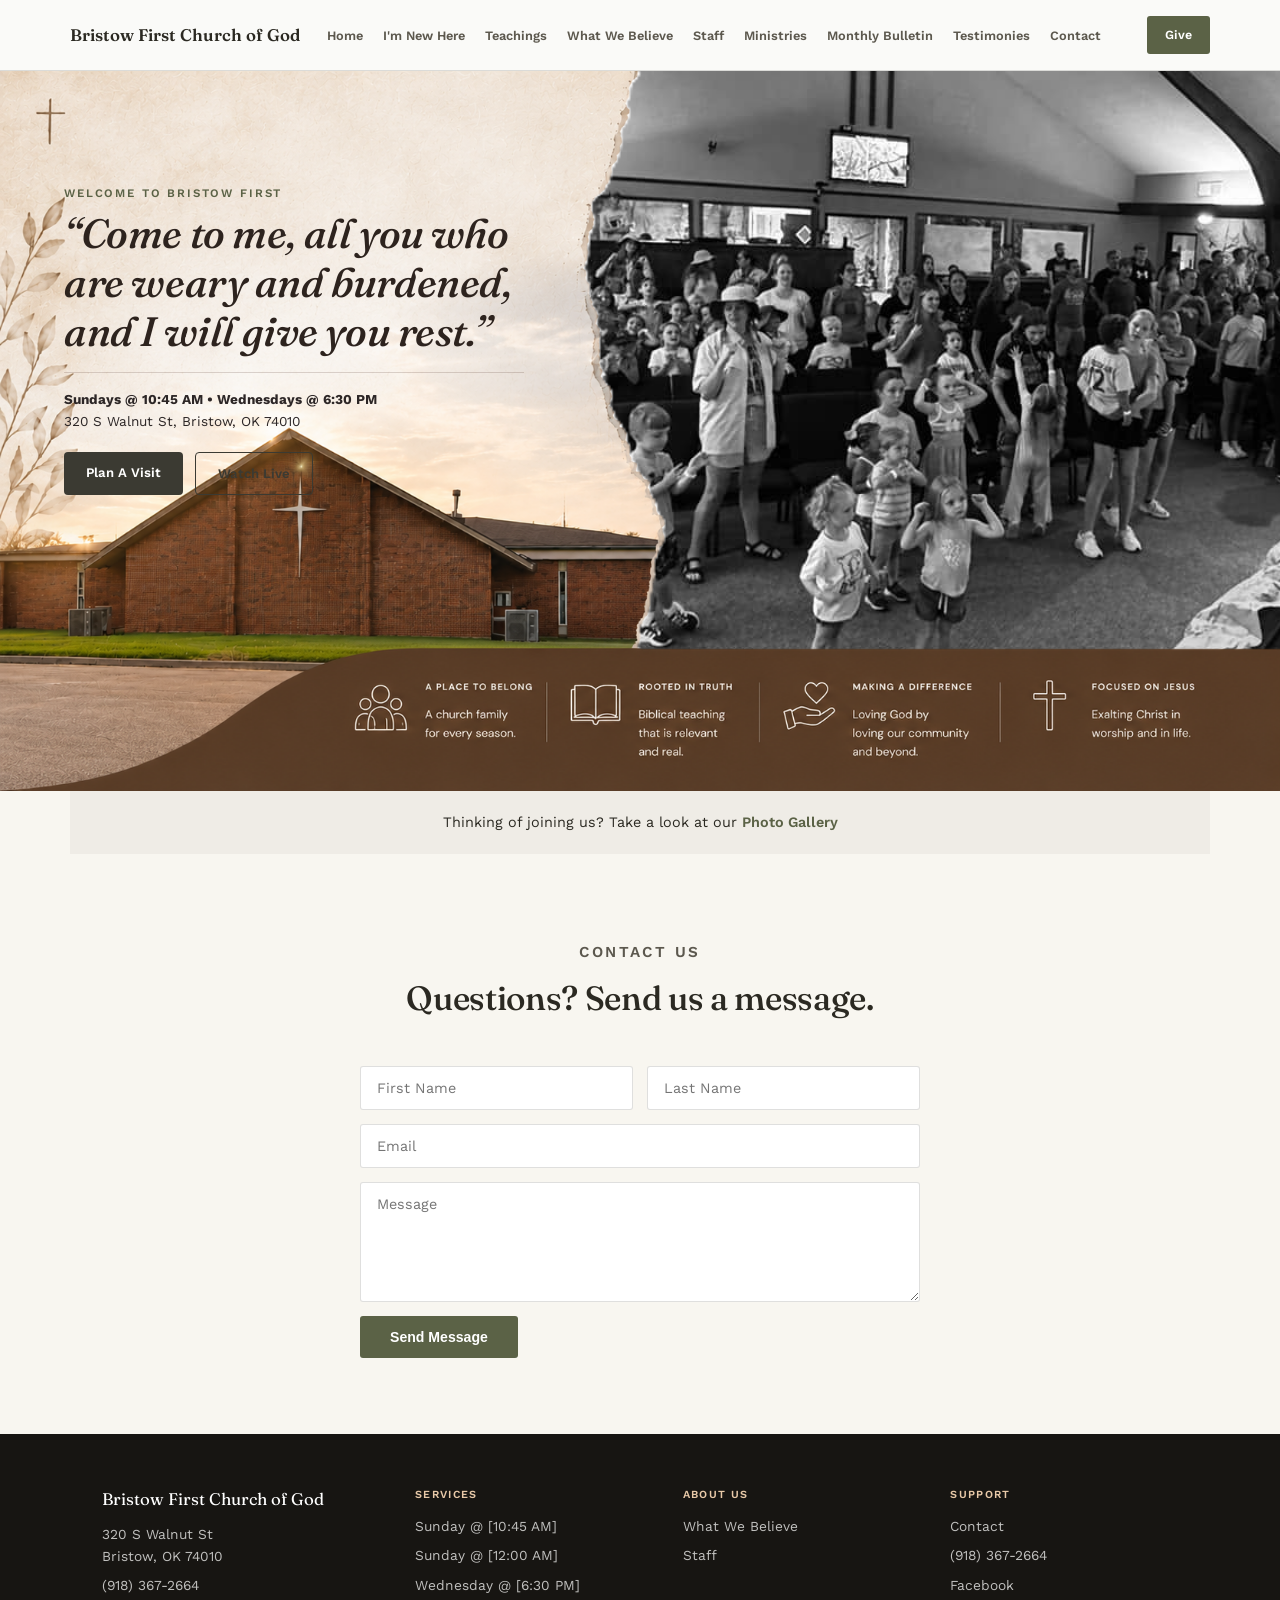
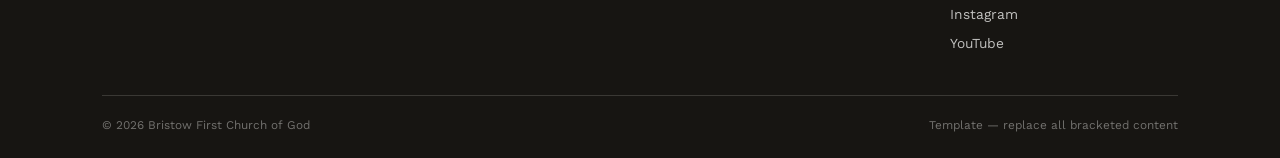
<file: index.html>
<!DOCTYPE html>
<html lang="en">
<head>
<meta charset="UTF-8">
<meta name="viewport" content="width=device-width, initial-scale=1.0">
<title>Bristow First Church of God</title>
<link rel="preconnect" href="https://fonts.googleapis.com">
<link href="https://fonts.googleapis.com/css2?family=Fraunces:ital,opsz,wght@0,9..144,300;0,9..144,400;0,9..144,500;0,9..144,600;1,9..144,400&family=Work+Sans:wght@300;400;500;600&display=swap" rel="stylesheet">
<link rel="stylesheet" href="styles.css">
</head>
<body>

<header>
  <div class="wrap nav-row">
    <a href="index.html" class="brand">Bristow First Church of God</a>
    
    <!-- Mobile Hamburger Button -->
    <button class="nav-toggle" id="navToggle" aria-label="Toggle navigation">
      <span class="icon-bar"></span>
      <span class="icon-bar"></span>
      <span class="icon-bar"></span>
    </button>

    <!-- Navigation Menu (Slides out on mobile) -->
    <nav id="navMenu">
      <div class="mobile-nav-header">
        <span class="mobile-brand">Bristow First Church of God</span>
        <button class="nav-close" id="navClose" aria-label="Close menu">&times;</button>
      </div>
      <ul>
        <li><a href="index.html">Home</a></li>
        <li><a href="new.html">I'm New Here</a></li>
        <li><a href="teachings.html">Teachings</a></li>
        <li><a href="believe.html">What We Believe</a></li>
        <li><a href="staff.html">Staff</a></li>
        <li><a href="ministries.html">Ministries</a></li>
        <li><a href="bulletin.html">Monthly Bulletin</a></li>
        <li><a href="testimonies.html">Testimonies</a></li>
        <li><a href="contact.html">Contact</a></li>
        <li><a href="give.html" class="mobile-give-link">Give</a></li>
      </ul>
    </nav>
    <a href="give.html" class="nav-give desktop-only">Give</a>
  </div>
</header>

<section class="hero-wrapper">
  <!-- Slideshow area on the right -->
  <div class="slideshow-container">
    <div class="slide active" style="background-image: url('493895457_9792569174158054_784268697321999287_n.jpg');"></div>
    <div class="slide" style="background-image: url('602387395_10163509247159706_4729197468508414885_n.jpg');"></div>
    <div class="slide" style="background-image: url('660450017_10163955212059706_357873952795767152_n.jpg');"></div>
  </div>

  <!-- Torn Paper Frame Overlay -->
  <img src="content.png" class="hero-frame-overlay" alt="Torn paper layout" />

  <!-- Content Layer -->
  <div class="hero-content">
    <div class="hero-grid">
      
      <!-- Top Left: Verse & Info (Keeps text inside the paper section) -->
      <div class="hero-text-card">
        <span class="eyebrow">WELCOME TO BRISTOW FIRST</span>
        <h1 class="hero-verse">“Come to me, all you who are weary and burdened, and I will give you rest.”</h1>
        
        <div class="hero-divider"></div>

        <p class="hero-details">
          <strong>Sundays @ 10:45 AM • Wednesdays @ 6:30 PM</strong><br>
          320 S Walnut St, Bristow, OK 74010
        </p>

        <div class="hero-cta-row">
          <a href="#visit" class="btn-solid-brown">Plan A Visit</a>
          <a href="#live" class="btn-outline-brown">Watch Live</a>
        </div>
      </div>

    </div>
  </div>
</section>

<div class="gallery-strip wrap">
  Thinking of joining us? Take a look at our <a href="#">Photo Gallery</a>
</div>

<section id="contact">
  <div class="wrap">
    <div class="section-head">
      <p class="eyebrow">Contact Us</p>
      <h2>Questions? Send us a message.</h2>
    </div>
    <form class="contact-form" id="contactForm" onsubmit="handleContactSubmit(event)">
      <div class="form-row">
        <input type="text" id="firstName" placeholder="First Name" required>
        <input type="text" id="lastName" placeholder="Last Name" required>
      </div>
      <input type="email" id="email" placeholder="Email" required>
      <textarea id="message" placeholder="Message" required></textarea>
      <button type="submit">Send Message</button>
      <div id="formFeedback" style="display:none; font-size:0.9rem; font-weight:600; padding:10px; border-radius:4px; text-align:center; margin-top:10px;"></div>
    </form>
    <script>
    function handleContactSubmit(e) {
      e.preventDefault();
      const feedback = document.getElementById('formFeedback');
      
      // Custom form processing logic (e.g., integrate with Formspree, Web3Forms, or custom API)
      feedback.style.display = 'block';
      feedback.style.background = '#d4edda';
      feedback.style.color = '#155724';
      feedback.innerText = 'Thank you! Your message has been sent successfully.';
      
      document.getElementById('contactForm').reset();
    }
    </script>
  </div>
</section>

<footer>
  <div class="wrap">
    <div class="footer-grid">
      <div>
        <div class="footer-brand">Bristow First Church of God</div>
        <p>320 S Walnut St<br>Bristow, OK 74010</p>
        <p>(918) 367-2664</p>
      </div>
      <div>
        <h5>Services</h5>
        <p>Sunday @ [10:45 AM]</p>
        <p>Sunday @ [12:00 AM]</p>
        <p>Wednesday @ [6:30 PM]</p>
      </div>
      <div>
        <h5>About Us</h5>
        <a href="#beliefs">What We Believe</a>
        <a href="#staff">Staff</a>
      </div>
      <div>
        <h5>Support</h5>
        <a href="#contact">Contact</a>
        <p>(918) 367-2664</p>
        <a href="#">Facebook</a>
        <a href="#">Instagram</a>
        <a href="#">YouTube</a>
      </div>
    </div>
    <div class="footer-bottom">
      <span>© 2026 Bristow First Church of God</span>
      <span>Template — replace all bracketed content</span>
    </div>
  </div>
</footer>
<script>
  const navToggle = document.getElementById('navToggle');
  const navClose = document.getElementById('navClose');
  const navMenu = document.getElementById('navMenu');

  if (navToggle && navMenu) {
    navToggle.addEventListener('click', () => {
      navMenu.classList.add('is-open');
      document.body.style.overflow = 'hidden'; // Prevent background scrolling
    });
  }

  if (navClose && navMenu) {
    navClose.addEventListener('click', () => {
      navMenu.classList.remove('is-open');
      document.body.style.overflow = '';
    });
  }

  document.addEventListener("DOMContentLoaded", () => {
  const slides = document.querySelectorAll(".slide");
  let currentSlide = 0;

  function nextSlide() {
    slides[currentSlide].classList.remove("active");
    currentSlide = (currentSlide + 1) % slides.length;
    slides[currentSlide].classList.add("active");
  }

  // Change image every 5 seconds
  setInterval(nextSlide, 5000);
});
</script>
</body>
</html>
</file>
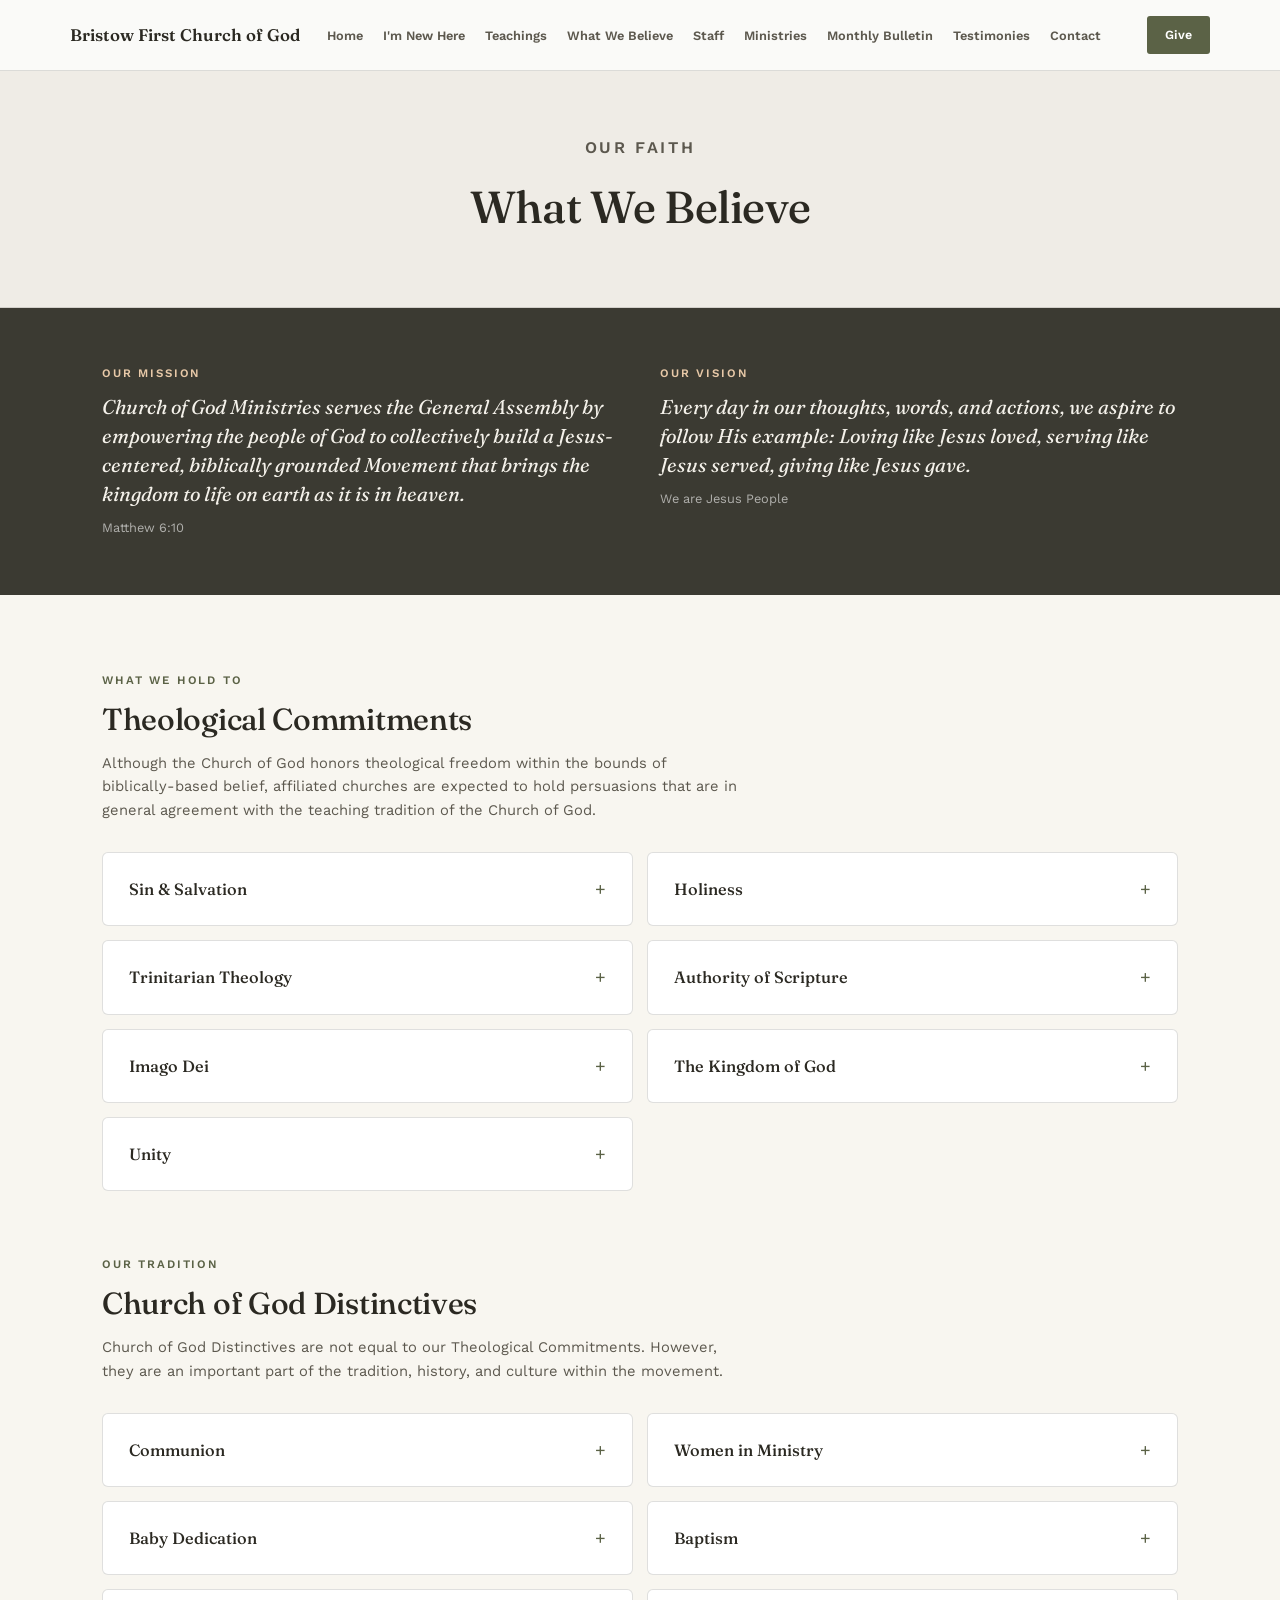
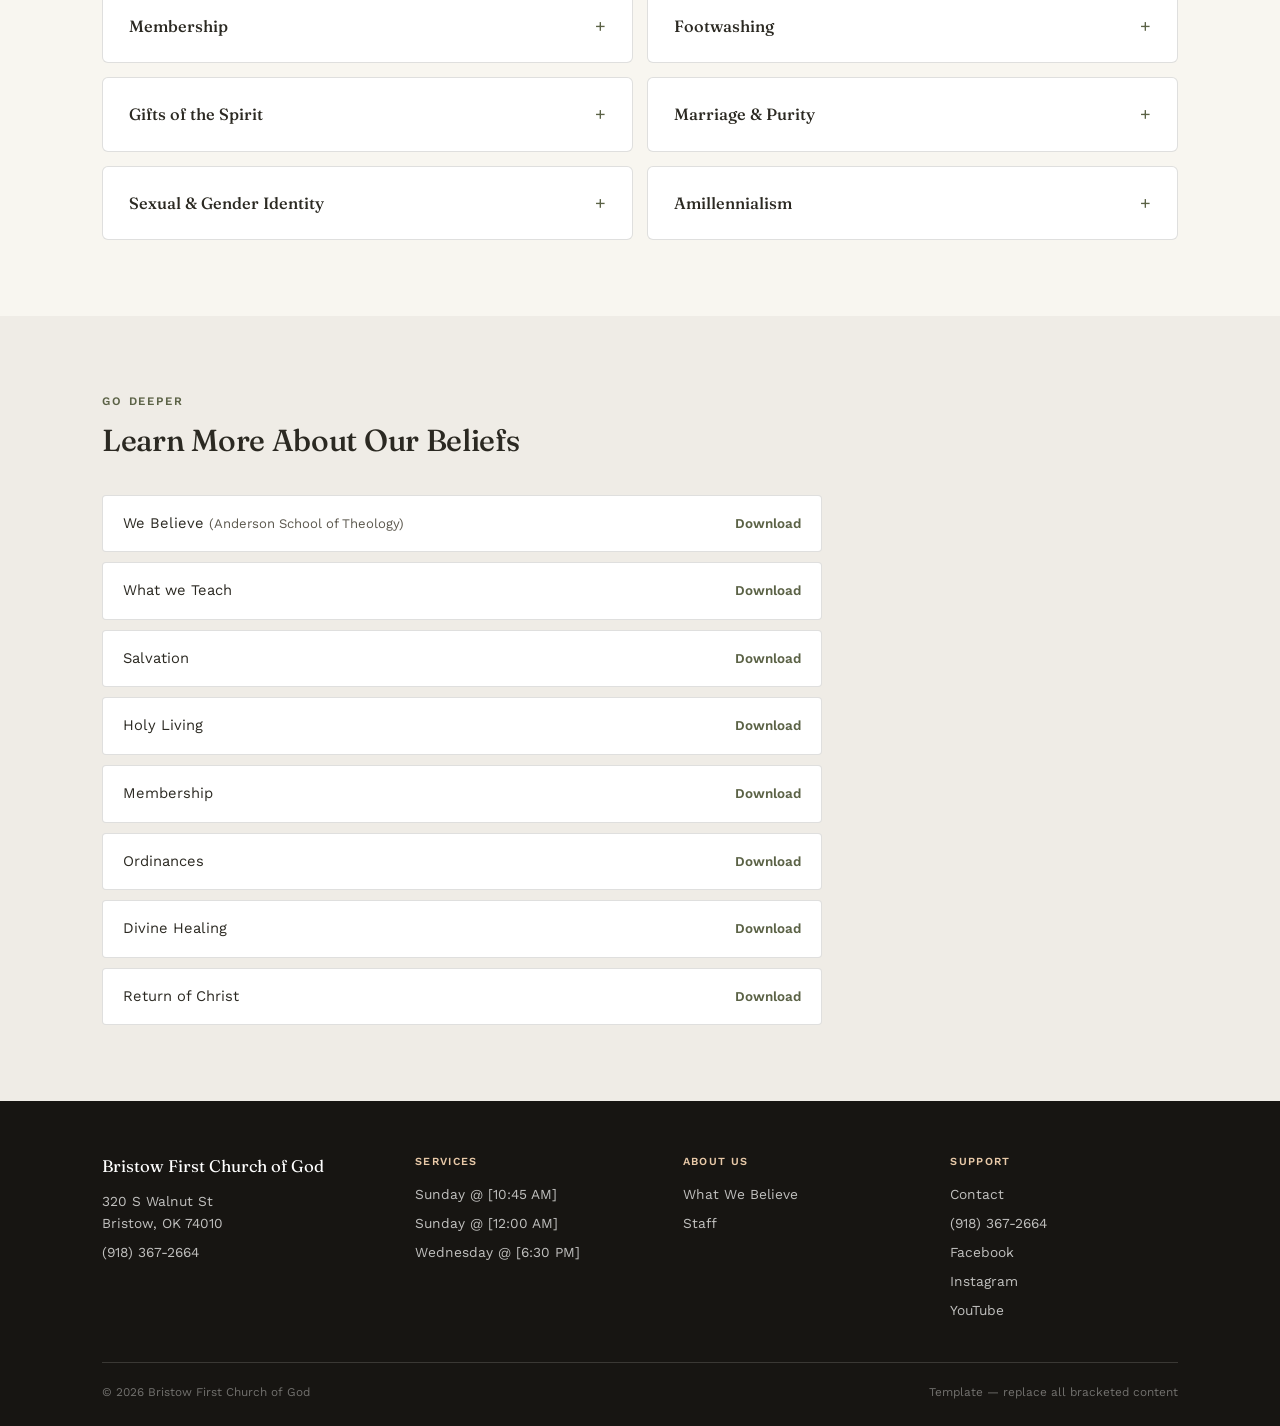
<file: believe.html>
<!DOCTYPE html>
<html lang="en">
<head>
<meta charset="UTF-8">
<meta name="viewport" content="width=device-width, initial-scale=1.0">
<title>What We Believe — Bristow First Church of God</title>
<link rel="preconnect" href="https://fonts.googleapis.com">
<link href="https://fonts.googleapis.com/css2?family=Fraunces:ital,opsz,wght@0,9..144,300;0,9..144,400;0,9..144,500;0,9..144,600;1,9..144,400&family=Work+Sans:wght@300;400;500;600&display=swap" rel="stylesheet">
<link rel="stylesheet" href="styles.css">
</head>
<body>

<header>
  <div class="wrap nav-row">
    <a href="index.html" class="brand">Bristow First Church of God</a>
    
    <!-- Mobile Hamburger Button -->
    <button class="nav-toggle" id="navToggle" aria-label="Toggle navigation">
      <span class="icon-bar"></span>
      <span class="icon-bar"></span>
      <span class="icon-bar"></span>
    </button>

    <!-- Navigation Menu (Slides out on mobile) -->
    <nav id="navMenu">
      <div class="mobile-nav-header">
        <span class="mobile-brand">Bristow First Church of God</span>
        <button class="nav-close" id="navClose" aria-label="Close menu">&times;</button>
      </div>
      <ul>
        <li><a href="index.html">Home</a></li>
        <li><a href="new.html">I'm New Here</a></li>
        <li><a href="teachings.html">Teachings</a></li>
        <li><a href="believe.html">What We Believe</a></li>
        <li><a href="staff.html">Staff</a></li>
        <li><a href="ministries.html">Ministries</a></li>
        <li><a href="bulletin.html">Monthly Bulletin</a></li>
        <li><a href="testimonies.html">Testimonies</a></li>
        <li><a href="contact.html">Contact</a></li>
        <li><a href="give.html" class="mobile-give-link">Give</a></li>
      </ul>
    </nav>
    <a href="give.html" class="nav-give desktop-only">Give</a>
  </div>
</header>

<section class="page-banner">
  <div class="wrap">
    <p class="eyebrow">Our Faith</p>
    <h1>What We Believe</h1>
  </div>
</section>

<section class="mv-band">
  <div class="wrap mv-grid">
    <div class="mv-card">
      <p class="eyebrow" style="color:#E8C9A8;">Our Mission</p>
      <p class="mv-text">Church of God Ministries serves the General Assembly by empowering the people of God to collectively build a Jesus-centered, biblically grounded Movement that brings the kingdom to life on earth as it is in heaven.</p>
      <p class="mv-ref">Matthew 6:10</p>
    </div>
    <div class="mv-card">
      <p class="eyebrow" style="color:#E8C9A8;">Our Vision</p>
      <p class="mv-text">Every day in our thoughts, words, and actions, we aspire to follow His example: Loving like Jesus loved, serving like Jesus served, giving like Jesus gave.</p>
      <p class="mv-ref">We are Jesus People</p>
    </div>
  </div>
</section>

<section>
  <div class="wrap">

    <div class="belief-section-head">
      <p class="eyebrow">What We Hold To</p>
      <h2>Theological Commitments</h2>
      <p class="belief-section-sub">Although the Church of God honors theological freedom within the bounds of biblically-based belief, affiliated churches are expected to hold persuasions that are in general agreement with the teaching tradition of the Church of God.</p>
    </div>

    <div class="commitments-grid">
      <details class="commitment-card">
        <summary><span>Sin &amp; Salvation</span></summary>
        <p>We are Wesleyan Holiness Arminian in our understanding that mankind has been endowed with free will and is responsible to participate in choosing salvation. We proclaim that Jesus died for everyone and that anyone who repents and accepts the sacrifice of Christ on the cross for the forgiveness of their sins is saved. We further believe that since we have free will to accept or reject salvation, our free will also allows us to choose to disobey and reject God’s will, thereby forfeiting salvation.</p>
      </details>
      <details class="commitment-card">
        <summary><span>Holiness</span></summary>
        <p>As Wesleyan Holiness Arminians with free(d) will, we are called to live our lives as a reflection of the Holy God who created us, the sinless Savior that died for us, and the Holy Spirit that infills us.


We believe that holiness is lived out daily and is relational and therefore informs and impacts how we treat every person. This theological commitment addresses the power to live with victory over sin. We are not still prisoners to a sinful nature, but by the strength of the Holy Spirit in our life we are able to overcome temptation and sin.</p>
      </details>
      <details class="commitment-card">
        <summary><span>Trinitarian Theology</span></summary>
        <p>Trinitarian theology strikes at the most foundational question of religion: “Who is God?” The doctrine of the Trinity means that there is one God who eternally exists as three distinct Persons:


the Father, Son, and Holy Spirit. Stated differently, God is one in essence and three in person. These definitions express three crucial truths: The Father, Son, and Holy Spirit are distinct Persons. Each Person is fully God. There is only one God.</p>
      </details>
      <details class="commitment-card">
        <summary><span>Authority of Scripture</span></summary>
        <p>The Church of God holds to the teaching that all of the Bible’s 66 books are writings by authors who were inspired by God


and that as such the Bible is the authoritative word of God that guides our daily lives and gives us understanding and godly wisdom. While some would suggest that these 66 books are simply a collection of stories of people who loved God and served Him and their interpretation of their God journey, we would declare that the messages of the Bible are inspired and trustworthy for guiding our lives.</p>
      </details>
      <details class="commitment-card">
        <summary><span>Imago Dei</span></summary>
        <p>The creation story unfolds with such a powerful display of God’s forethought in all that God created. But in one final act of sovereignty and creation the triune Godhead declares there will be one more distinct living being:


“humankind, created in our image!” From creation forward, God has had a different relationship, connection, and role with this “Imago Dei” than with any other part of His creation. Grasping this theological understanding and being committed to the implications of this truth changes how we see every other person!</p>
      </details>
      <details class="commitment-card">
        <summary><span>The Kingdom of God</span></summary>
        <p>The Kingdom of God is probably one of the most common themes discussed and preached, and one of the least truly understood or lived out fully. The Church of God has an Amillennial view of the Kingdom of God.


The King has already won the battle, on Calvary and over death and the grave, and therefore, the Kingdom is reigning here and now, and as such, Kingdom citizens fully have the power to live victoriously in Christ daily. We do not teach a future battle or that Christ will set up a throne on earth for a certain number of years. Rather, Jesus has won the battle, and His throne is in the heart of those who receive His salvation and follow Him in discipleship.</p>
      </details>
      <details class="commitment-card">
        <summary><span>Unity</span></summary>
        <p>We are called by God to live in unity with our brothers and sisters in Christ. Not culture, nor ethnicity, gender, or age should separate us or prevent us from being fully embraced by one another


and allowing every person to fully utilize the gifts and callings that God has invested in them. </p>
      </details>
    </div>

    <div class="belief-section-head" style="margin-top:64px;">
      <p class="eyebrow">Our Tradition</p>
      <h2>Church of God Distinctives</h2>
      <p class="belief-section-sub">Church of God Distinctives are not equal to our Theological Commitments. However, they are an important part of the tradition, history, and culture within the movement.</p>
    </div>

    <div class="commitments-grid distinctives">
      <details class="commitment-card"><summary><span>Communion</span></summary><p>Congregations in the Church of God practice communion in a variety of ways and various times. However, in the Church of God we do teach that the bread and cup are symbols of Christ’s body and blood, and we share communion to remember His sacrifice for us on Calvary and to look forward to His coming again to receive us into heaven.</p></details>
      <details class="commitment-card"><summary><span>Women in Ministry</span></summary><p>The Church of God has embraced the truth that God is no respecter of persons and that He calls and gifts each of us according to His will, irrespective of gender, ethnicity, or age. We believe that the gifts of the Holy Spirit are active and in place in the body of Christ and that women as well as men may experience the calling and gifting of God for any position or role in the church.</p></details>
      <details class="commitment-card"><summary><span>Baby Dedication</span></summary><p>We do not baptize babies because we practice “believer” baptism. However, we do invite and encourage parents to bring their children to the altar and dedicate themselves to raising their children to know, love and serve God by how they live out Christ in the home and how they teach their children.</p></details>
      <details class="commitment-card"><summary><span>Baptism</span></summary><p>The Church of God teaches that baptism is the outward expression of the inward works of salvation. Baptism is not required for salvation but is the witness that we have died to sin and have been raised to new life in Christ.</p></details>
      <details class="commitment-card"><summary><span>Membership</span></summary><p>We do not have formal membership but believe that salvation makes each person a member of God’s family.</p></details>
      <details class="commitment-card"><summary><span>Footwashing</span></summary><p>The ordinance of foot washing has been practiced by the church since it was first instituted by Christ. The ordinance of feet washing reenacts the servant example that Christ established during the Passover meal in John 13:1-17. Each ordinance helps us remember that we are part of the family of Christ and helps us deepen our connection with all those who have come before us and those who will follow after us. The Church of God recognizes three ordinances: communion, baptism, and foot washing.</p></details>
      <details class="commitment-card"><summary><span>Gifts of the Spirit</span></summary><p>We believe the gifts of the Holy Spirit continue to be given to each person for the edification of the body of Christ. These gifts are not for the advancement of a person, but rather for the church to be effective in her mission and ministry. The Church of God historically has interpreted the gift of tongues as God giving an individual the ability to understand or speak another language for the purpose of furthering the gospel, or as a private prayer language used for personal edification.</p></details>
      <details class="commitment-card"><summary><span>Marriage &amp; Purity</span></summary><p>The Church of God continues to define marriage as a union between one man and one woman intended to remain until death parts them. Sexual purity includes recognizing that our bodies are the temple of God, and that all people have been created in the image of God, and therefore, our relationships in thought and action ought to reflect those truths. It is God’s will that all people experience wholeness and live lives of holiness. This includes the stewardship and management of our sexuality within the Lord’s boundaries of reserving sexual union for marriage and practicing chastity when not in that covenantal relationship.</p></details>
      <details class="commitment-card"><summary><span>Sexual &amp; Gender Identity</span></summary><p>The Church of God holds that there are two genders, male and female. Homosexuality and other LBGTQ alternative relationships are not recognized as biblically acceptable. However, the church is still on mission to respond with love, compassion, grace, mercy, and truth to all people. This distinctive is perhaps the most difficult to address. The widespread change in laws and acceptance has now created a challenge for the Church of God and other Wesleyan Holiness faith groups to discern how to reach with love and teach with truth.</p></details>
      <details class="commitment-card"><summary><span>Amillennialism</span></summary><p>The Church of God has historically stood firmly in the Amillennial camp, believing that Jesus established His Kingdom in the hearts of men and women when He came the first time (John 18:36; Luke 17:20-21), and we are reigning right now! We do not teach that 666 is a physical mark but rather a spiritual witness. We do not teach that Jesus will return to earth and set up a throne on earth for 1000 years, but rather, he has established his rule in the hearts and lives of His people right now and is reigning now with power over sin and death. We do not teach a future battle on horseback called Armageddon; but rather, we are in the battle for good and evil now as we live the word and will of God daily in a broken and lost world.</p></details>
    </div>
  </div>
</section>

<section class="downloads-band">
  <div class="wrap">
    <div class="belief-section-head">
      <p class="eyebrow">Go Deeper</p>
      <h2>Learn More About Our Beliefs</h2>
    </div>
    <div class="downloads-list">
      <a href="webelieve_ausot.pdf" class="download-row" download><span>We Believe <em>(Anderson School of Theology)</em></span><span class="download-btn">Download</span></a>
      <a href="whatweteach_callen.pdf" class="download-row" download><span>What we Teach</span><span class="download-btn">Download</span></a>
      <a href="salvation_newell.pdf" class="download-row" download><span>Salvation</span><span class="download-btn">Download</span></a>
      <a href="holyliving_newell.pdf" class="download-row" download><span>Holy Living</span><span class="download-btn">Download</span></a>
      <a href="membership_newell.pdf" class="download-row" download><span>Membership</span><span class="download-btn">Download</span></a>
      <a href="ordinances_newell.pdf" class="download-row" download><span>Ordinances</span><span class="download-btn">Download</span></a>
      <a href="divinehealing_newell.pdf" class="download-row" download><span>Divine Healing</span><span class="download-btn">Download</span></a>
      <a href="returnofchrist_newell.pdf" class="download-row" download><span>Return of Christ</span><span class="download-btn">Download</span></a>
    </div>
  </div>
</section>

<footer>
  <div class="wrap">
    <div class="footer-grid">
      <div>
        <div class="footer-brand">Bristow First Church of God</div>
        <p>320 S Walnut St<br>Bristow, OK 74010</p>
        <p>(918) 367-2664</p>
      </div>
      <div>
        <h5>Services</h5>
        <p>Sunday @ [10:45 AM]</p>
        <p>Sunday @ [12:00 AM]</p>
        <p>Wednesday @ [6:30 PM]</p>
      </div>
      <div>
        <h5>About Us</h5>
        <a href="believe.html">What We Believe</a>
        <a href="staff.html">Staff</a>
      </div>
      <div>
        <h5>Support</h5>
        <a href="contact.html">Contact</a>
        <p>(918) 367-2664</p>
        <a href="#">Facebook</a>
        <a href="#">Instagram</a>
        <a href="#">YouTube</a>
      </div>
    </div>
    <div class="footer-bottom">
      <span>© 2026 Bristow First Church of God</span>
      <span>Template — replace all bracketed content</span>
    </div>
  </div>
</footer>
<script>
  const navToggle = document.getElementById('navToggle');
  const navClose = document.getElementById('navClose');
  const navMenu = document.getElementById('navMenu');

  if (navToggle && navMenu) {
    navToggle.addEventListener('click', () => {
      navMenu.classList.add('is-open');
      document.body.style.overflow = 'hidden'; // Prevent background scrolling
    });
  }

  if (navClose && navMenu) {
    navClose.addEventListener('click', () => {
      navMenu.classList.remove('is-open');
      document.body.style.overflow = '';
    });
  }
</script>
</body>
</html>
</file>
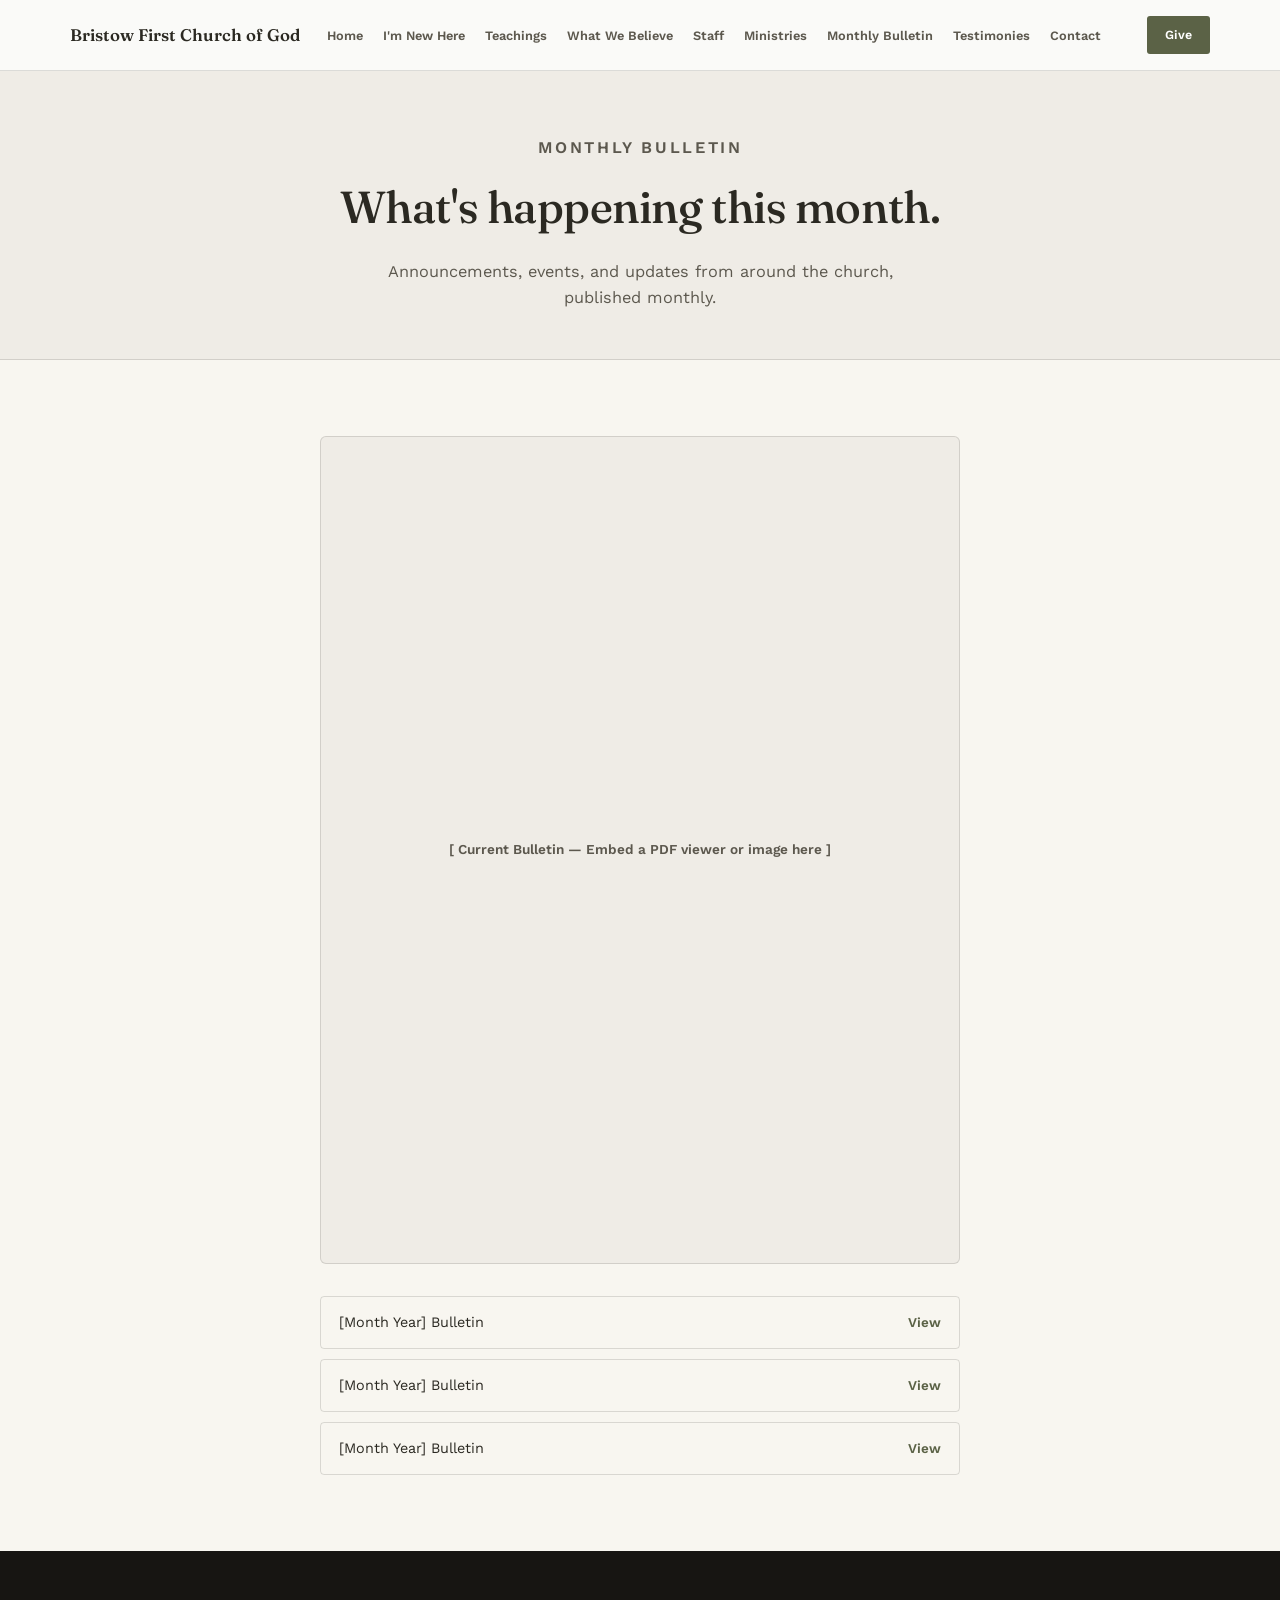
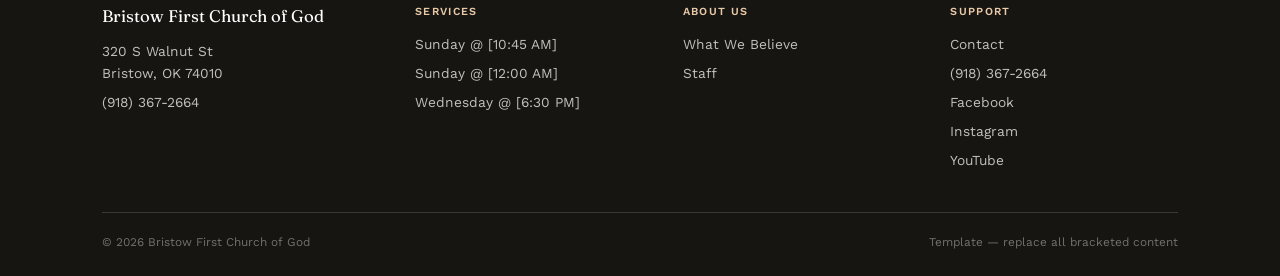
<file: bulletin.html>
<!DOCTYPE html>
<html lang="en">
<head>
<meta charset="UTF-8">
<meta name="viewport" content="width=device-width, initial-scale=1.0">
<title>Monthly Bulletin — Bristow First Church of God</title>
<link rel="preconnect" href="https://fonts.googleapis.com">
<link href="https://fonts.googleapis.com/css2?family=Fraunces:ital,opsz,wght@0,9..144,300;0,9..144,400;0,9..144,500;0,9..144,600;1,9..144,400&family=Work+Sans:wght@300;400;500;600&display=swap" rel="stylesheet">
<link rel="stylesheet" href="styles.css">
</head>
<body>

<header>
  <div class="wrap nav-row">
    <a href="index.html" class="brand">Bristow First Church of God</a>
    
    <!-- Mobile Hamburger Button -->
    <button class="nav-toggle" id="navToggle" aria-label="Toggle navigation">
      <span class="icon-bar"></span>
      <span class="icon-bar"></span>
      <span class="icon-bar"></span>
    </button>

    <!-- Navigation Menu (Slides out on mobile) -->
    <nav id="navMenu">
      <div class="mobile-nav-header">
        <span class="mobile-brand">Bristow First Church of God</span>
        <button class="nav-close" id="navClose" aria-label="Close menu">&times;</button>
      </div>
      <ul>
        <li><a href="index.html">Home</a></li>
        <li><a href="new.html">I'm New Here</a></li>
        <li><a href="teachings.html">Teachings</a></li>
        <li><a href="believe.html">What We Believe</a></li>
        <li><a href="staff.html">Staff</a></li>
        <li><a href="ministries.html">Ministries</a></li>
        <li><a href="bulletin.html">Monthly Bulletin</a></li>
        <li><a href="testimonies.html">Testimonies</a></li>
        <li><a href="contact.html">Contact</a></li>
        <li><a href="give.html" class="mobile-give-link">Give</a></li>
      </ul>
    </nav>
    <a href="give.html" class="nav-give desktop-only">Give</a>
  </div>
</header>

<section class="page-banner">
  <div class="wrap">
    <p class="eyebrow">Monthly Bulletin</p>
    <h1>What's happening this month.</h1>
    <p>Announcements, events, and updates from around the church, published monthly.</p>
  </div>
</section>

<section>
  <div class="wrap">
    <div class="bulletin-frame">[ Current Bulletin — Embed a PDF viewer or image here ]</div>

    <div class="bulletin-archive">
      <div class="bulletin-archive-row"><span>[Month Year] Bulletin</span><a href="#">View</a></div>
      <div class="bulletin-archive-row"><span>[Month Year] Bulletin</span><a href="#">View</a></div>
      <div class="bulletin-archive-row"><span>[Month Year] Bulletin</span><a href="#">View</a></div>
    </div>
  </div>
</section>

<footer>
  <div class="wrap">
    <div class="footer-grid">
      <div>
        <div class="footer-brand">Bristow First Church of God</div>
        <p>320 S Walnut St<br>Bristow, OK 74010</p>
        <p>(918) 367-2664</p>
      </div>
      <div>
        <h5>Services</h5>
        <p>Sunday @ [10:45 AM]</p>
        <p>Sunday @ [12:00 AM]</p>
        <p>Wednesday @ [6:30 PM]</p>
      </div>
      <div>
        <h5>About Us</h5>
        <a href="believe.html">What We Believe</a>
        <a href="staff.html">Staff</a>
      </div>
      <div>
        <h5>Support</h5>
        <a href="contact.html">Contact</a>
        <p>(918) 367-2664</p>
        <a href="#">Facebook</a>
        <a href="#">Instagram</a>
        <a href="#">YouTube</a>
      </div>
    </div>
    <div class="footer-bottom">
      <span>© 2026 Bristow First Church of God</span>
      <span>Template — replace all bracketed content</span>
    </div>
  </div>
</footer>
<script>
  const navToggle = document.getElementById('navToggle');
  const navClose = document.getElementById('navClose');
  const navMenu = document.getElementById('navMenu');

  if (navToggle && navMenu) {
    navToggle.addEventListener('click', () => {
      navMenu.classList.add('is-open');
      document.body.style.overflow = 'hidden'; // Prevent background scrolling
    });
  }

  if (navClose && navMenu) {
    navClose.addEventListener('click', () => {
      navMenu.classList.remove('is-open');
      document.body.style.overflow = '';
    });
  }
</script>
</body>
</html>
</file>
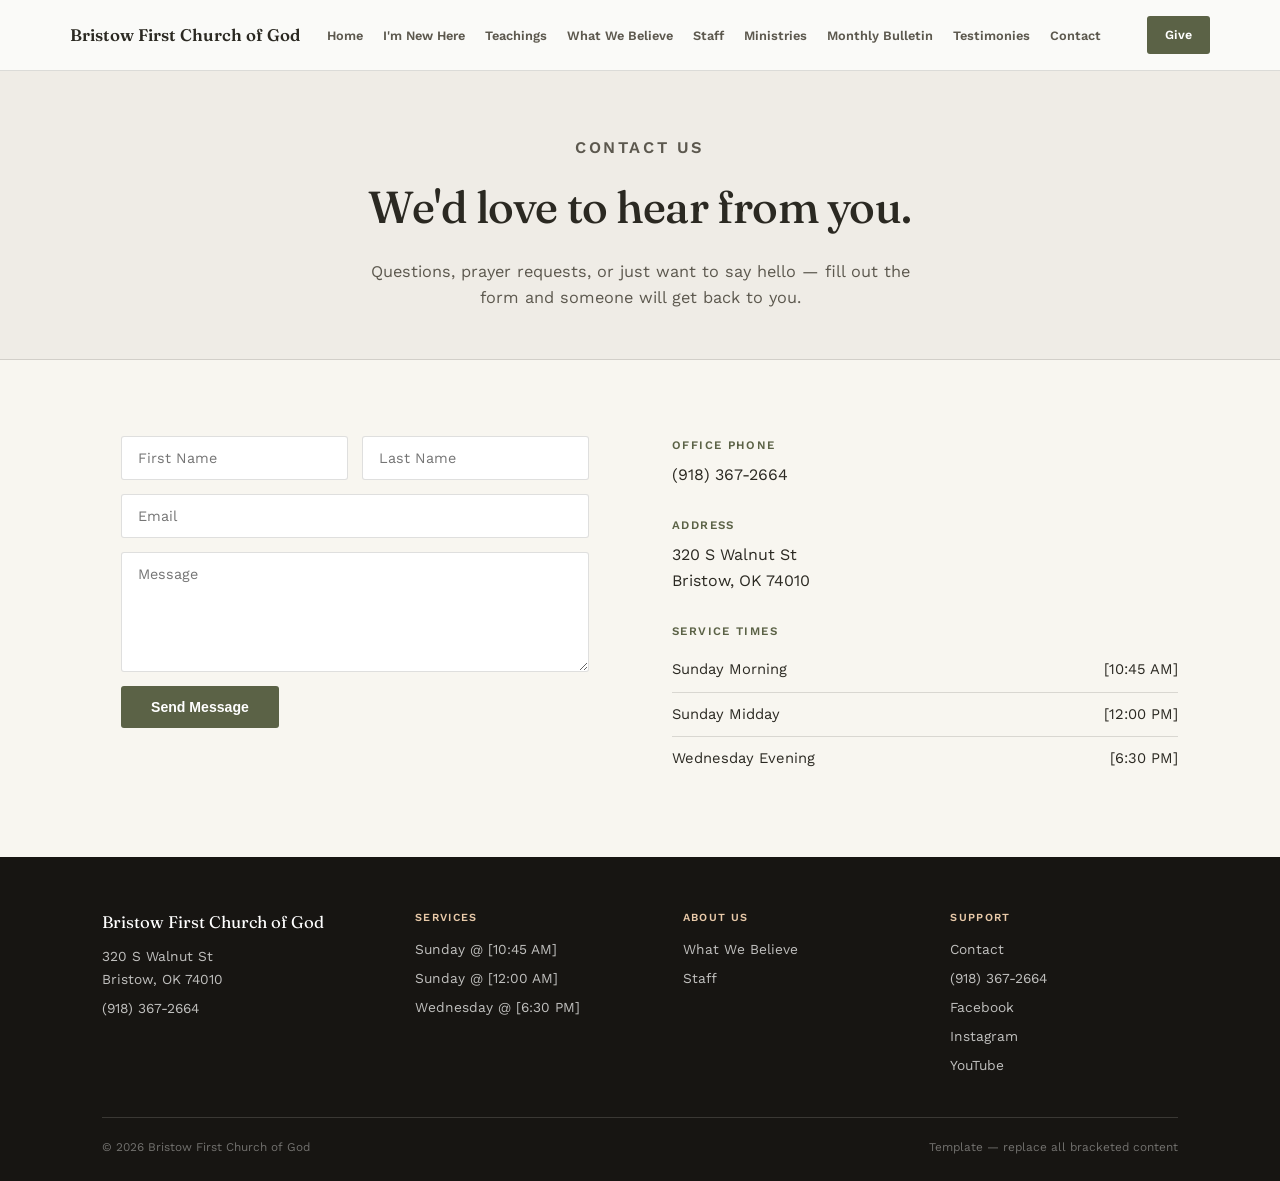
<file: contact.html>
<!DOCTYPE html>
<html lang="en">
<head>
<meta charset="UTF-8">
<meta name="viewport" content="width=device-width, initial-scale=1.0">
<title>Contact — Bristow First Church of God</title>
<link rel="preconnect" href="https://fonts.googleapis.com">
<link href="https://fonts.googleapis.com/css2?family=Fraunces:ital,opsz,wght@0,9..144,300;0,9..144,400;0,9..144,500;0,9..144,600;1,9..144,400&family=Work+Sans:wght@300;400;500;600&display=swap" rel="stylesheet">
<link rel="stylesheet" href="styles.css">
</head>
<body>

<header>
  <div class="wrap nav-row">
    <a href="index.html" class="brand">Bristow First Church of God</a>
    
    <!-- Mobile Hamburger Button -->
    <button class="nav-toggle" id="navToggle" aria-label="Toggle navigation">
      <span class="icon-bar"></span>
      <span class="icon-bar"></span>
      <span class="icon-bar"></span>
    </button>

    <!-- Navigation Menu (Slides out on mobile) -->
    <nav id="navMenu">
      <div class="mobile-nav-header">
        <span class="mobile-brand">Bristow First Church of God</span>
        <button class="nav-close" id="navClose" aria-label="Close menu">&times;</button>
      </div>
      <ul>
        <li><a href="index.html">Home</a></li>
        <li><a href="new.html">I'm New Here</a></li>
        <li><a href="teachings.html">Teachings</a></li>
        <li><a href="believe.html">What We Believe</a></li>
        <li><a href="staff.html">Staff</a></li>
        <li><a href="ministries.html">Ministries</a></li>
        <li><a href="bulletin.html">Monthly Bulletin</a></li>
        <li><a href="testimonies.html">Testimonies</a></li>
        <li><a href="contact.html">Contact</a></li>
        <li><a href="give.html" class="mobile-give-link">Give</a></li>
      </ul>
    </nav>
    <a href="give.html" class="nav-give desktop-only">Give</a>
  </div>
</header>

<section class="page-banner">
  <div class="wrap">
    <p class="eyebrow">Contact Us</p>
    <h1>We'd love to hear from you.</h1>
    <p>Questions, prayer requests, or just want to say hello — fill out the form and someone will get back to you.</p>
  </div>
</section>

<section>
  <div class="wrap contact-layout">
    <form class="contact-form" id="contactForm" onsubmit="handleContactSubmit(event)">
      <div class="form-row">
        <input type="text" id="firstName" placeholder="First Name" required>
        <input type="text" id="lastName" placeholder="Last Name" required>
      </div>
      <input type="email" id="email" placeholder="Email" required>
      <textarea id="message" placeholder="Message" required></textarea>
      <button type="submit">Send Message</button>
      <div id="formFeedback" style="display:none; font-size:0.9rem; font-weight:600; padding:10px; border-radius:4px; text-align:center; margin-top:10px;"></div>
    </form>
    <script>
    function handleContactSubmit(e) {
      e.preventDefault();
      const feedback = document.getElementById('formFeedback');
      
      // Custom form processing logic (e.g., integrate with Formspree, Web3Forms, or custom API)
      feedback.style.display = 'block';
      feedback.style.background = '#d4edda';
      feedback.style.color = '#155724';
      feedback.innerText = 'Thank you! Your message has been sent successfully.';
      
      document.getElementById('contactForm').reset();
    }
    </script>

    <div class="contact-info-block">
      <div class="contact-info-item">
        <h4>Office Phone</h4>
        <p>(918) 367-2664</p>
      </div>
      <div class="contact-info-item">
        <h4>Address</h4>
        <p>320 S Walnut St<br>Bristow, OK 74010</p>
      </div>
      <div class="contact-info-item">
        <h4>Service Times</h4>
        <div class="service-time-row"><span>Sunday Morning</span><span>[10:45 AM]</span></div>
        <div class="service-time-row"><span>Sunday Midday</span><span>[12:00 PM]</span></div>
        <div class="service-time-row"><span>Wednesday Evening</span><span>[6:30 PM]</span></div>
      </div>
    </div>
  </div>
</section>

<footer>
  <div class="wrap">
    <div class="footer-grid">
      <div>
        <div class="footer-brand">Bristow First Church of God</div>
        <p>320 S Walnut St<br>Bristow, OK 74010</p>
        <p>(918) 367-2664</p>
      </div>
      <div>
        <h5>Services</h5>
        <p>Sunday @ [10:45 AM]</p>
        <p>Sunday @ [12:00 AM]</p>
        <p>Wednesday @ [6:30 PM]</p>
      </div>
      <div>
        <h5>About Us</h5>
        <a href="believe.html">What We Believe</a>
        <a href="staff.html">Staff</a>
      </div>
      <div>
        <h5>Support</h5>
        <a href="contact.html">Contact</a>
        <p>(918) 367-2664</p>
        <a href="#">Facebook</a>
        <a href="#">Instagram</a>
        <a href="#">YouTube</a>
      </div>
    </div>
    <div class="footer-bottom">
      <span>© 2026 Bristow First Church of God</span>
      <span>Template — replace all bracketed content</span>
    </div>
  </div>
</footer>
<script>
  const navToggle = document.getElementById('navToggle');
  const navClose = document.getElementById('navClose');
  const navMenu = document.getElementById('navMenu');

  if (navToggle && navMenu) {
    navToggle.addEventListener('click', () => {
      navMenu.classList.add('is-open');
      document.body.style.overflow = 'hidden'; // Prevent background scrolling
    });
  }

  if (navClose && navMenu) {
    navClose.addEventListener('click', () => {
      navMenu.classList.remove('is-open');
      document.body.style.overflow = '';
    });
  }
</script>
</body>
</html>
</file>
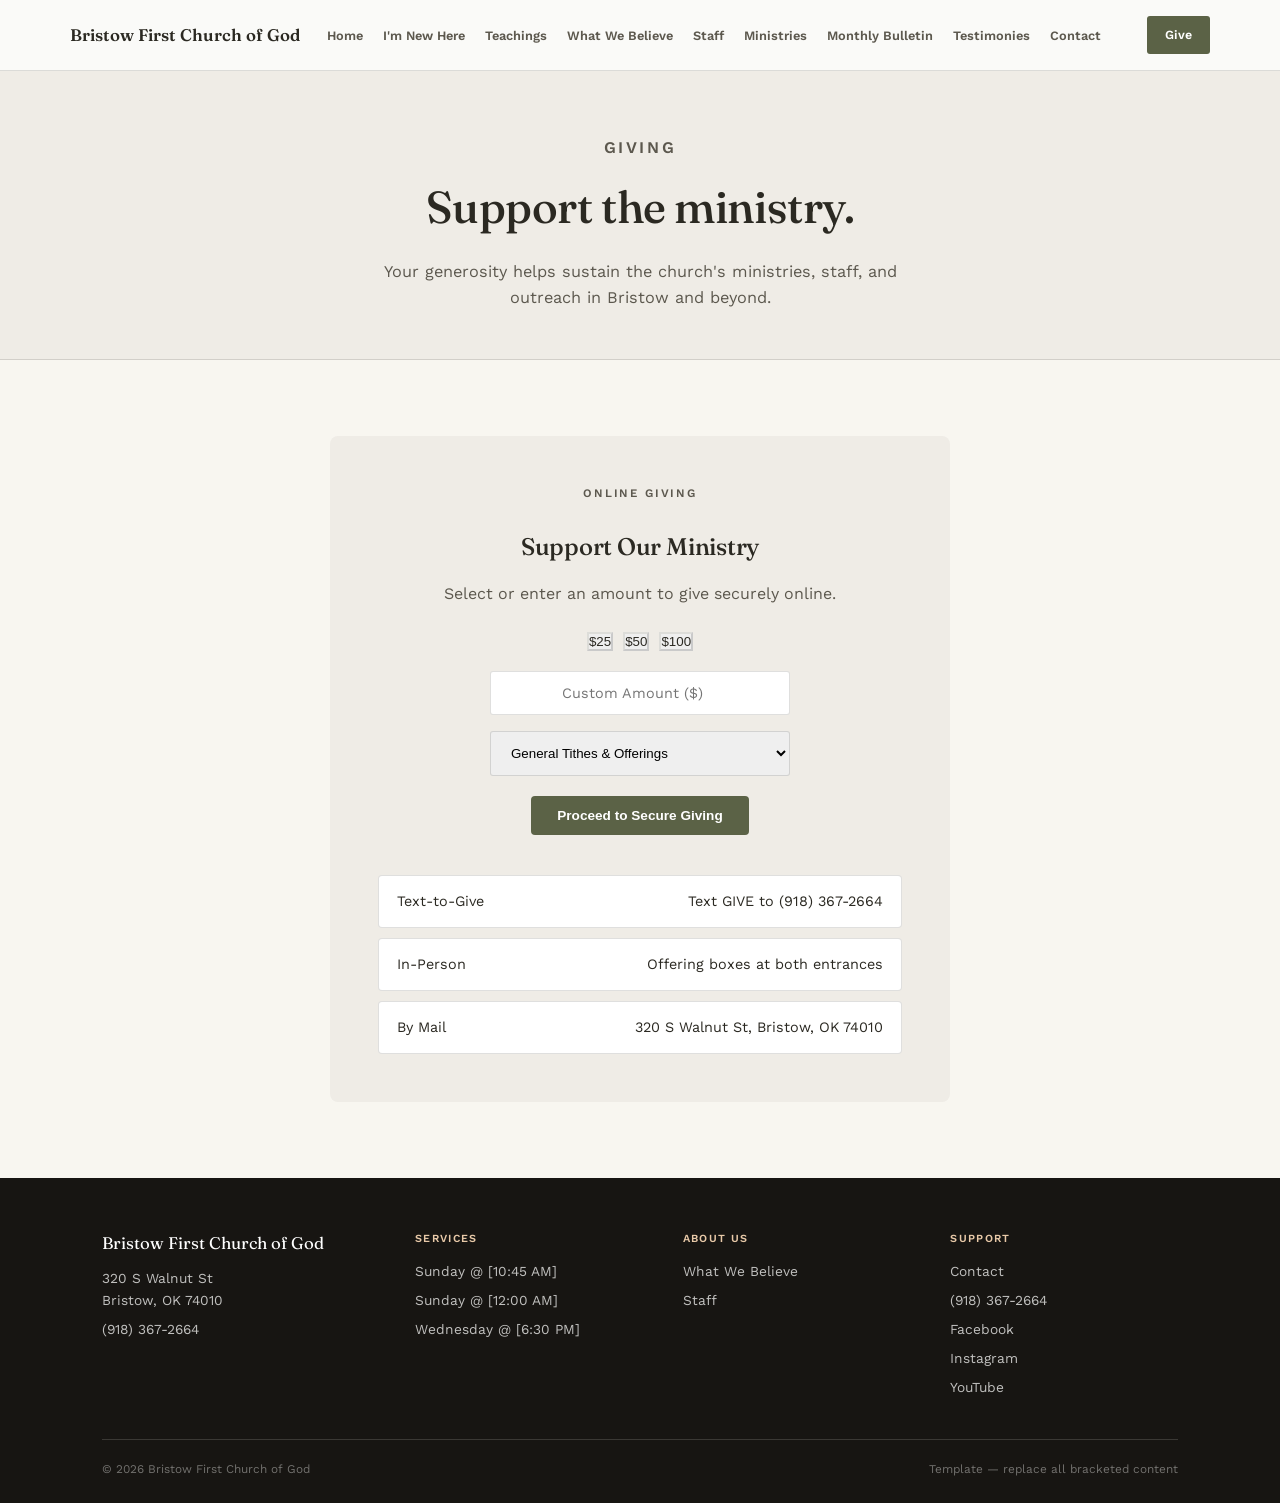
<file: give.html>
<!DOCTYPE html>
<html lang="en">
<head>
<meta charset="UTF-8">
<meta name="viewport" content="width=device-width, initial-scale=1.0">
<title>Give — Bristow First Church of God</title>
<link rel="preconnect" href="https://fonts.googleapis.com">
<link href="https://fonts.googleapis.com/css2?family=Fraunces:ital,opsz,wght@0,9..144,300;0,9..144,400;0,9..144,500;0,9..144,600;1,9..144,400&family=Work+Sans:wght@300;400;500;600&display=swap" rel="stylesheet">
<link rel="stylesheet" href="styles.css">
</head>
<body>

<header>
  <div class="wrap nav-row">
    <a href="index.html" class="brand">Bristow First Church of God</a>
    
    <!-- Mobile Hamburger Button -->
    <button class="nav-toggle" id="navToggle" aria-label="Toggle navigation">
      <span class="icon-bar"></span>
      <span class="icon-bar"></span>
      <span class="icon-bar"></span>
    </button>

    <!-- Navigation Menu (Slides out on mobile) -->
    <nav id="navMenu">
      <div class="mobile-nav-header">
        <span class="mobile-brand">Bristow First Church of God</span>
        <button class="nav-close" id="navClose" aria-label="Close menu">&times;</button>
      </div>
      <ul>
        <li><a href="index.html">Home</a></li>
        <li><a href="new.html">I'm New Here</a></li>
        <li><a href="teachings.html">Teachings</a></li>
        <li><a href="believe.html">What We Believe</a></li>
        <li><a href="staff.html">Staff</a></li>
        <li><a href="ministries.html">Ministries</a></li>
        <li><a href="bulletin.html">Monthly Bulletin</a></li>
        <li><a href="testimonies.html">Testimonies</a></li>
        <li><a href="contact.html">Contact</a></li>
        <li><a href="give.html" class="mobile-give-link">Give</a></li>
      </ul>
    </nav>
    <a href="give.html" class="nav-give desktop-only">Give</a>
  </div>
</header>

<section class="page-banner">
  <div class="wrap">
    <p class="eyebrow">Giving</p>
    <h1>Support the ministry.</h1>
    <p>Your generosity helps sustain the church's ministries, staff, and outreach in Bristow and beyond.</p>
  </div>
</section>

<section>
  <div class="wrap">
    <div class="give-panel">
      <p class="eyebrow">Online Giving</p>
      <h2>Support Our Ministry</h2>
      <p>Select or enter an amount to give securely online.</p>
      
      <form id="givingForm" onsubmit="handleGivingSubmit(event)">
        <div style="display: flex; gap: 10px; justify-content: center; margin-bottom: 20px;">
          <button type="button" class="btn-outline" style="color:var(--ink); border-color:var(--line);" onclick="selectAmount(25)">$25</button>
          <button type="button" class="btn-outline" style="color:var(--ink); border-color:var(--line);" onclick="selectAmount(50)">$50</button>
          <button type="button" class="btn-outline" style="color:var(--ink); border-color:var(--line);" onclick="selectAmount(100)">$100</button>
        </div>

        <input type="number" id="customAmount" placeholder="Custom Amount ($)" min="1" step="any" style="max-width: 300px; margin: 0 auto 16px; text-align: center;" required>
        
        <select id="fundSelect" style="width: 100%; max-width: 300px; padding: 13px 16px; margin-bottom: 20px; border: 1px solid var(--line); border-radius: 3px;">
          <option value="general">General Tithes & Offerings</option>
          <option value="building">Building Fund</option>
          <option value="missions">Missions & Outreach</option>
        </select>

        <br>
        <button type="submit" class="btn-primary" style="border:none; cursor:pointer;">Proceed to Secure Giving</button>
      </form>

      <div class="give-methods" style="margin-top: 40px;">
        <div class="give-method-row"><span>Text-to-Give</span><span>Text GIVE to (918) 367-2664</span></div>
        <div class="give-method-row"><span>In-Person</span><span>Offering boxes at both entrances</span></div>
        <div class="give-method-row"><span>By Mail</span><span>320 S Walnut St, Bristow, OK 74010</span></div>
      </div>
    </div>
  </div>
</section>

<script>
function selectAmount(val) {
  document.getElementById('customAmount').value = val;
}

function handleGivingSubmit(e) {
  e.preventDefault();
  const amount = document.getElementById('customAmount').value;
  const fund = document.getElementById('fundSelect').value;
  
  // Replace window.location.href with your actual Tithe.ly, Pushpay, or Subsplash giving URL
  alert(`Redirecting to payment provider for a donation of $${amount} to the ${fund} fund.`);
  // window.location.href = `https://your-giving-provider.com/give?amount=${amount}&fund=${fund}`;
}
</script>

<footer>
  <div class="wrap">
    <div class="footer-grid">
      <div>
        <div class="footer-brand">Bristow First Church of God</div>
        <p>320 S Walnut St<br>Bristow, OK 74010</p>
        <p>(918) 367-2664</p>
      </div>
      <div>
        <h5>Services</h5>
        <p>Sunday @ [10:45 AM]</p>
        <p>Sunday @ [12:00 AM]</p>
        <p>Wednesday @ [6:30 PM]</p>
      </div>
      <div>
        <h5>About Us</h5>
        <a href="believe.html">What We Believe</a>
        <a href="staff.html">Staff</a>
      </div>
      <div>
        <h5>Support</h5>
        <a href="contact.html">Contact</a>
        <p>(918) 367-2664</p>
        <a href="#">Facebook</a>
        <a href="#">Instagram</a>
        <a href="#">YouTube</a>
      </div>
    </div>
    <div class="footer-bottom">
      <span>© 2026 Bristow First Church of God</span>
      <span>Template — replace all bracketed content</span>
    </div>
  </div>
</footer>
<script>
  const navToggle = document.getElementById('navToggle');
  const navClose = document.getElementById('navClose');
  const navMenu = document.getElementById('navMenu');

  if (navToggle && navMenu) {
    navToggle.addEventListener('click', () => {
      navMenu.classList.add('is-open');
      document.body.style.overflow = 'hidden'; // Prevent background scrolling
    });
  }

  if (navClose && navMenu) {
    navClose.addEventListener('click', () => {
      navMenu.classList.remove('is-open');
      document.body.style.overflow = '';
    });
  }
</script>
</body>
</html>
</file>
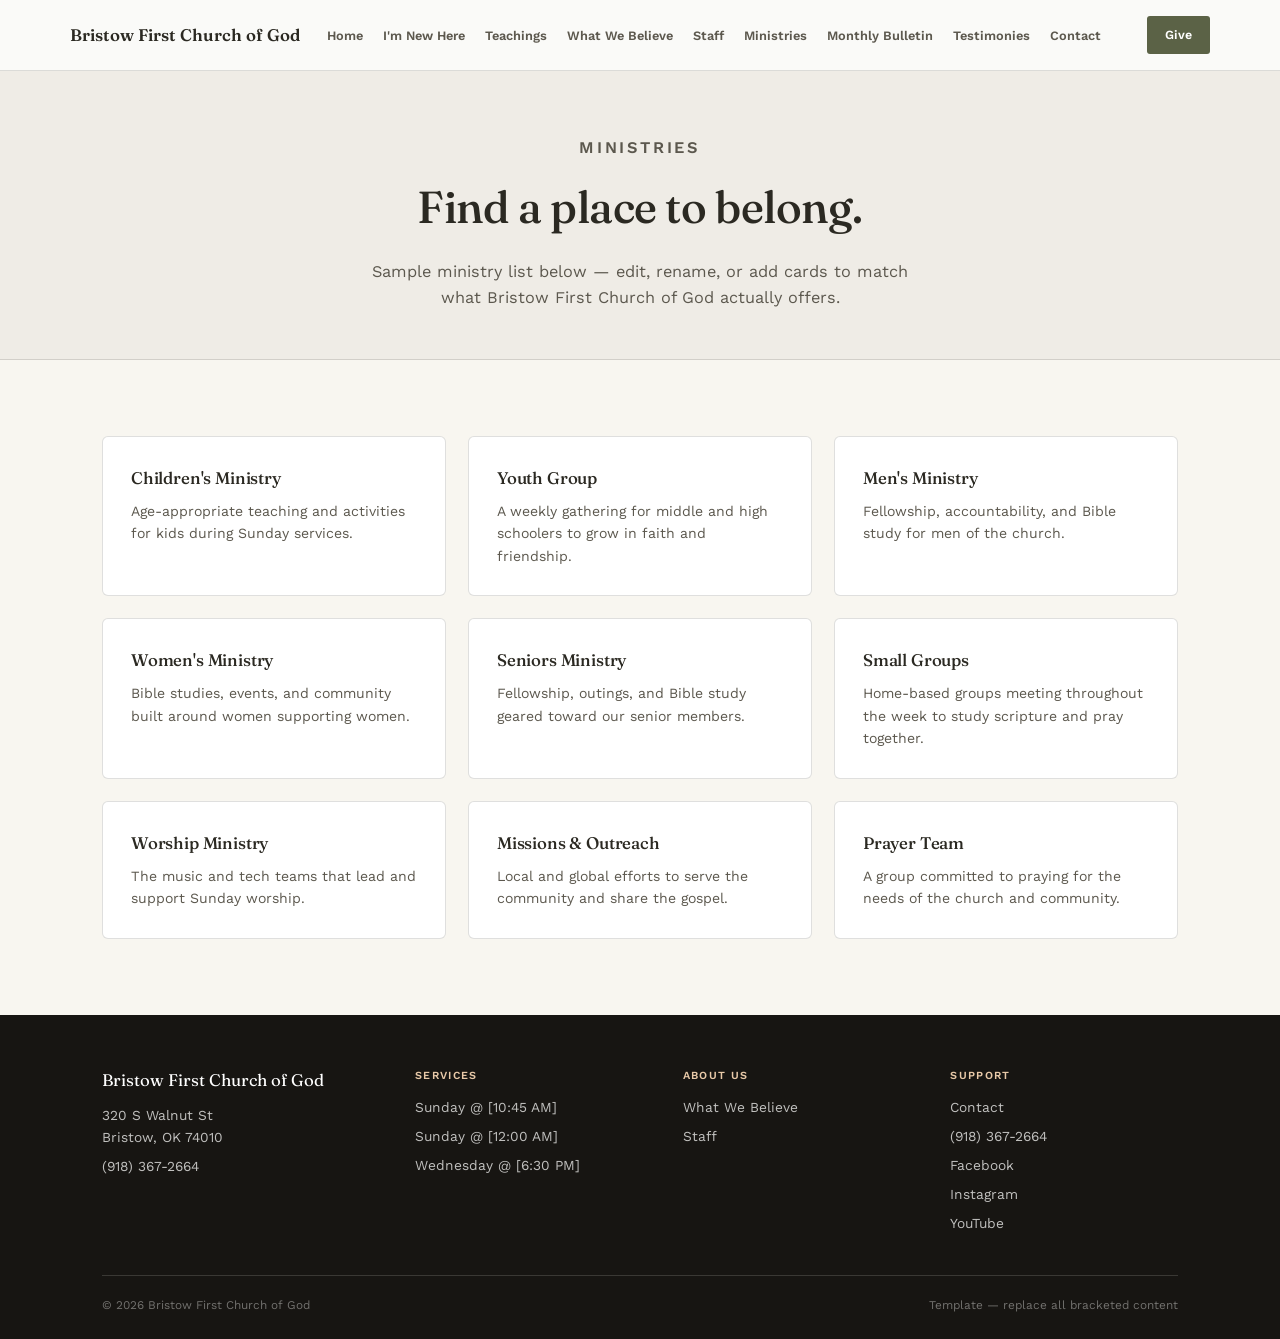
<file: ministries.html>
<!DOCTYPE html>
<html lang="en">
<head>
<meta charset="UTF-8">
<meta name="viewport" content="width=device-width, initial-scale=1.0">
<title>Ministries — Bristow First Church of God</title>
<link rel="preconnect" href="https://fonts.googleapis.com">
<link href="https://fonts.googleapis.com/css2?family=Fraunces:ital,opsz,wght@0,9..144,300;0,9..144,400;0,9..144,500;0,9..144,600;1,9..144,400&family=Work+Sans:wght@300;400;500;600&display=swap" rel="stylesheet">
<link rel="stylesheet" href="styles.css">
</head>
<body>

<header>
  <div class="wrap nav-row">
    <a href="index.html" class="brand">Bristow First Church of God</a>
    
    <!-- Mobile Hamburger Button -->
    <button class="nav-toggle" id="navToggle" aria-label="Toggle navigation">
      <span class="icon-bar"></span>
      <span class="icon-bar"></span>
      <span class="icon-bar"></span>
    </button>

    <!-- Navigation Menu (Slides out on mobile) -->
    <nav id="navMenu">
      <div class="mobile-nav-header">
        <span class="mobile-brand">Bristow First Church of God</span>
        <button class="nav-close" id="navClose" aria-label="Close menu">&times;</button>
      </div>
      <ul>
        <li><a href="index.html">Home</a></li>
        <li><a href="new.html">I'm New Here</a></li>
        <li><a href="teachings.html">Teachings</a></li>
        <li><a href="believe.html">What We Believe</a></li>
        <li><a href="staff.html">Staff</a></li>
        <li><a href="ministries.html">Ministries</a></li>
        <li><a href="bulletin.html">Monthly Bulletin</a></li>
        <li><a href="testimonies.html">Testimonies</a></li>
        <li><a href="contact.html">Contact</a></li>
        <li><a href="give.html" class="mobile-give-link">Give</a></li>
      </ul>
    </nav>
    <a href="give.html" class="nav-give desktop-only">Give</a>
  </div>
</header>

<section class="page-banner">
  <div class="wrap">
    <p class="eyebrow">Ministries</p>
    <h1>Find a place to belong.</h1>
    <p>Sample ministry list below — edit, rename, or add cards to match what Bristow First Church of God actually offers.</p>
  </div>
</section>

<section>
  <div class="wrap">
    <div class="ministries-grid">
      <div class="ministry-card">
        <h3>Children's Ministry</h3>
        <p>Age-appropriate teaching and activities for kids during Sunday services.</p>
      </div>
      <div class="ministry-card">
        <h3>Youth Group</h3>
        <p>A weekly gathering for middle and high schoolers to grow in faith and friendship.</p>
      </div>
      <div class="ministry-card">
        <h3>Men's Ministry</h3>
        <p>Fellowship, accountability, and Bible study for men of the church.</p>
      </div>
      <div class="ministry-card">
        <h3>Women's Ministry</h3>
        <p>Bible studies, events, and community built around women supporting women.</p>
      </div>
      <div class="ministry-card">
        <h3>Seniors Ministry</h3>
        <p>Fellowship, outings, and Bible study geared toward our senior members.</p>
      </div>
      <div class="ministry-card">
        <h3>Small Groups</h3>
        <p>Home-based groups meeting throughout the week to study scripture and pray together.</p>
      </div>
      <div class="ministry-card">
        <h3>Worship Ministry</h3>
        <p>The music and tech teams that lead and support Sunday worship.</p>
      </div>
      <div class="ministry-card">
        <h3>Missions &amp; Outreach</h3>
        <p>Local and global efforts to serve the community and share the gospel.</p>
      </div>
      <div class="ministry-card">
        <h3>Prayer Team</h3>
        <p>A group committed to praying for the needs of the church and community.</p>
      </div>
    </div>
  </div>
</section>

<footer>
  <div class="wrap">
    <div class="footer-grid">
      <div>
        <div class="footer-brand">Bristow First Church of God</div>
        <p>320 S Walnut St<br>Bristow, OK 74010</p>
        <p>(918) 367-2664</p>
      </div>
      <div>
        <h5>Services</h5>
        <p>Sunday @ [10:45 AM]</p>
        <p>Sunday @ [12:00 AM]</p>
        <p>Wednesday @ [6:30 PM]</p>
      </div>
      <div>
        <h5>About Us</h5>
        <a href="believe.html">What We Believe</a>
        <a href="staff.html">Staff</a>
      </div>
      <div>
        <h5>Support</h5>
        <a href="contact.html">Contact</a>
        <p>(918) 367-2664</p>
        <a href="#">Facebook</a>
        <a href="#">Instagram</a>
        <a href="#">YouTube</a>
      </div>
    </div>
    <div class="footer-bottom">
      <span>© 2026 Bristow First Church of God</span>
      <span>Template — replace all bracketed content</span>
    </div>
  </div>
</footer>
<script>
  const navToggle = document.getElementById('navToggle');
  const navClose = document.getElementById('navClose');
  const navMenu = document.getElementById('navMenu');

  if (navToggle && navMenu) {
    navToggle.addEventListener('click', () => {
      navMenu.classList.add('is-open');
      document.body.style.overflow = 'hidden'; // Prevent background scrolling
    });
  }

  if (navClose && navMenu) {
    navClose.addEventListener('click', () => {
      navMenu.classList.remove('is-open');
      document.body.style.overflow = '';
    });
  }
</script>
</body>
</html>
</file>
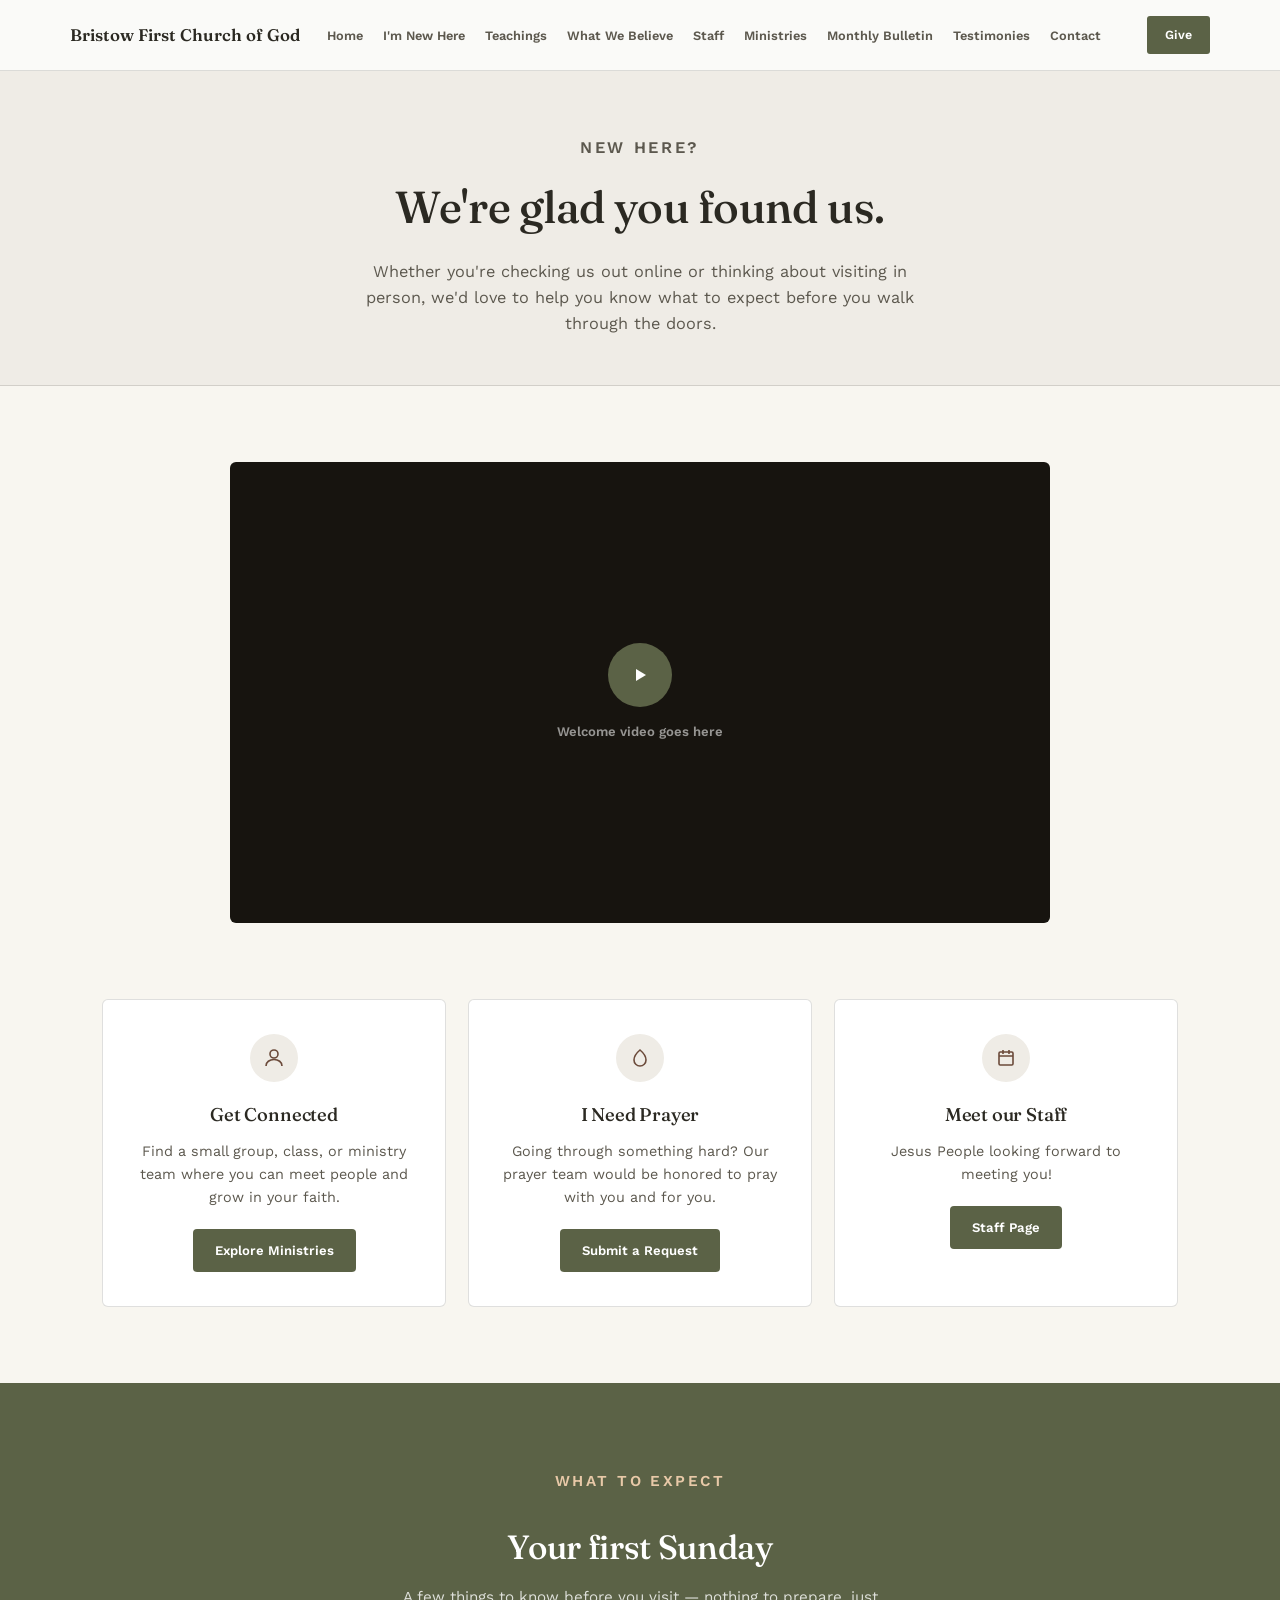
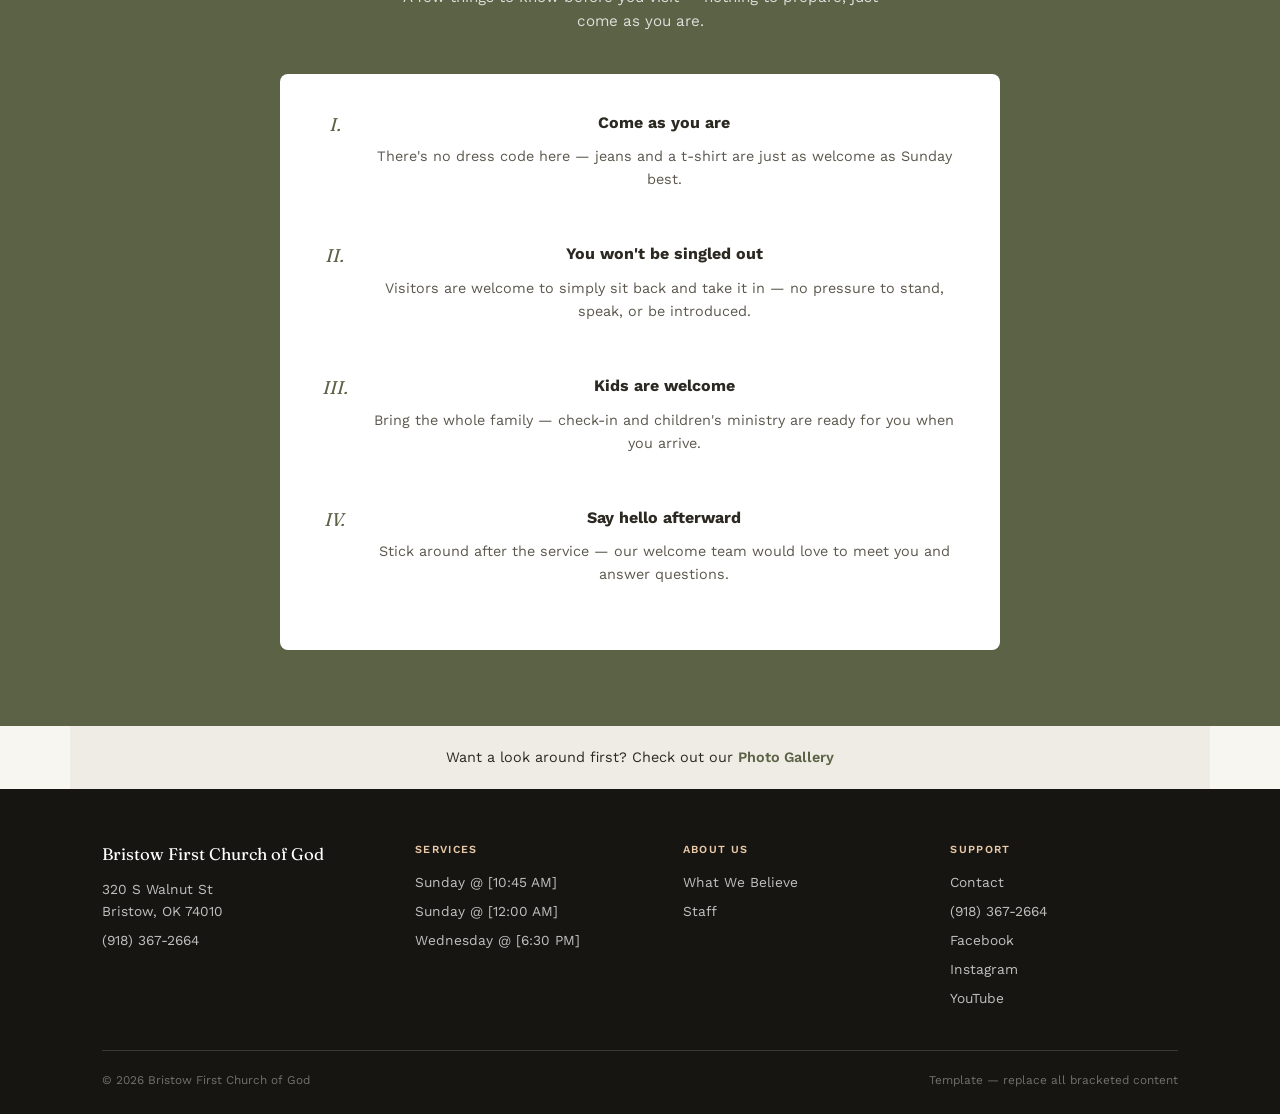
<file: new.html>
<!DOCTYPE html>
<html lang="en">
<head>
<meta charset="UTF-8">
<meta name="viewport" content="width=device-width, initial-scale=1.0">
<title>I'm New Here — Bristow First Church of God</title>
<link rel="preconnect" href="https://fonts.googleapis.com">
<link href="https://fonts.googleapis.com/css2?family=Fraunces:ital,opsz,wght@0,9..144,300;0,9..144,400;0,9..144,500;0,9..144,600;1,9..144,400&family=Work+Sans:wght@300;400;500;600&display=swap" rel="stylesheet">
<link rel="stylesheet" href="styles.css">
</head>
<body>

<header>
  <div class="wrap nav-row">
    <a href="index.html" class="brand">Bristow First Church of God</a>
    
    <!-- Mobile Hamburger Button -->
    <button class="nav-toggle" id="navToggle" aria-label="Toggle navigation">
      <span class="icon-bar"></span>
      <span class="icon-bar"></span>
      <span class="icon-bar"></span>
    </button>

    <!-- Navigation Menu (Slides out on mobile) -->
    <nav id="navMenu">
      <div class="mobile-nav-header">
        <span class="mobile-brand">Bristow First Church of God</span>
        <button class="nav-close" id="navClose" aria-label="Close menu">&times;</button>
      </div>
      <ul>
        <li><a href="index.html">Home</a></li>
        <li><a href="new.html">I'm New Here</a></li>
        <li><a href="teachings.html">Teachings</a></li>
        <li><a href="believe.html">What We Believe</a></li>
        <li><a href="staff.html">Staff</a></li>
        <li><a href="ministries.html">Ministries</a></li>
        <li><a href="bulletin.html">Monthly Bulletin</a></li>
        <li><a href="testimonies.html">Testimonies</a></li>
        <li><a href="contact.html">Contact</a></li>
        <li><a href="give.html" class="mobile-give-link">Give</a></li>
      </ul>
    </nav>
    <a href="give.html" class="nav-give desktop-only">Give</a>
  </div>
</header>

<section class="page-banner">
  <div class="wrap">
    <p class="eyebrow">New Here?</p>
    <h1>We're glad you found us.</h1>
    <p>Whether you're checking us out online or thinking about visiting in person, we'd love to help you know what to expect before you walk through the doors.</p>
  </div>
</section>

<section>
  <div class="wrap">
    <div class="welcome-media">
      <div class="welcome-media-note">
        <div class="play-circle">
          <svg width="20" height="20" viewBox="0 0 20 20" fill="none"><path d="M6 4L16 10L6 16V4Z" fill="#fff"/></svg>
        </div>
        Welcome video goes here
      </div>
    </div>
  </div>
</section>

<section style="padding-top: 0;">
  <div class="wrap">
    <div class="new-cta-grid">
      <div class="new-cta-card">
        <div class="new-cta-icon">
          <svg width="22" height="22" viewBox="0 0 22 22" fill="none"><circle cx="11" cy="7" r="4" stroke="#6B4A3A" stroke-width="1.6"/><path d="M3 19c0-4 3.6-6.5 8-6.5S19 15 19 19" stroke="#6B4A3A" stroke-width="1.6"/></svg>
        </div>
        <h3>Get Connected</h3>
        <p>Find a small group, class, or ministry team where you can meet people and grow in your faith.</p>
        <a href="ministries.html" class="btn-primary">Explore Ministries</a>
      </div>
      <div class="new-cta-card">
        <div class="new-cta-icon">
          <svg width="22" height="22" viewBox="0 0 22 22" fill="none"><path d="M11 3C11 3 5 8 5 13a6 6 0 0012 0c0-5-6-10-6-10z" stroke="#6B4A3A" stroke-width="1.6"/></svg>
        </div>
        <h3>I Need Prayer</h3>
        <p>Going through something hard? Our prayer team would be honored to pray with you and for you.</p>
        <a href="contact.html" class="btn-primary">Submit a Request</a>
      </div>
      <div class="new-cta-card">
        <div class="new-cta-icon">
          <svg width="22" height="22" viewBox="0 0 22 22" fill="none"><rect x="4" y="5" width="14" height="13" rx="1.2" stroke="#6B4A3A" stroke-width="1.6"/><path d="M4 9h14M8 3v4M14 3v4" stroke="#6B4A3A" stroke-width="1.6"/></svg>
        </div>
        <h3>Meet our Staff</h3>
        <p>Jesus People looking forward to meeting you!</p>
        <a href="staff.html" class="btn-primary">Staff Page</a>
      </div>
    </div>
  </div>
</section>

<section class="app-band">
  <div class="wrap section-head">
    <p class="eyebrow" style="color:#E8C9A8;">What to Expect</p>
    <h2>Your first Sunday</h2>
    <p>A few things to know before you visit — nothing to prepare, just come as you are.</p>
  </div>
  <div class="wrap">
    <div class="expect-list" style="background:#fff; border-radius:8px; padding:36px 40px; color:var(--ink);">
      <div class="expect-item">
        <span class="expect-num">I.</span>
        <div><h4>Come as you are</h4><p>There's no dress code here — jeans and a t-shirt are just as welcome as Sunday best.</p></div>
      </div>
      <div class="expect-item">
        <span class="expect-num">II.</span>
        <div><h4>You won't be singled out</h4><p>Visitors are welcome to simply sit back and take it in — no pressure to stand, speak, or be introduced.</p></div>
      </div>
      <div class="expect-item">
        <span class="expect-num">III.</span>
        <div><h4>Kids are welcome</h4><p>Bring the whole family — check-in and children's ministry are ready for you when you arrive.</p></div>
      </div>
      <div class="expect-item">
        <span class="expect-num">IV.</span>
        <div><h4>Say hello afterward</h4><p>Stick around after the service — our welcome team would love to meet you and answer questions.</p></div>
      </div>
    </div>
  </div>
</section>

<div class="gallery-strip wrap">
  Want a look around first? Check out our <a href="#">Photo Gallery</a>
</div>

<footer>
  <div class="wrap">
    <div class="footer-grid">
      <div>
        <div class="footer-brand">Bristow First Church of God</div>
        <p>320 S Walnut St<br>Bristow, OK 74010</p>
        <p>(918) 367-2664</p>
      </div>
      <div>
        <h5>Services</h5>
        <p>Sunday @ [10:45 AM]</p>
        <p>Sunday @ [12:00 AM]</p>
        <p>Wednesday @ [6:30 PM]</p>
      </div>
      <div>
        <h5>About Us</h5>
        <a href="believe.html">What We Believe</a>
        <a href="staff.html">Staff</a>
      </div>
      <div>
        <h5>Support</h5>
        <a href="contact.html">Contact</a>
        <p>(918) 367-2664</p>
        <a href="#">Facebook</a>
        <a href="#">Instagram</a>
        <a href="#">YouTube</a>
      </div>
    </div>
    <div class="footer-bottom">
      <span>© 2026 Bristow First Church of God</span>
      <span>Template — replace all bracketed content</span>
    </div>
  </div>
</footer>
<script>
  const navToggle = document.getElementById('navToggle');
  const navClose = document.getElementById('navClose');
  const navMenu = document.getElementById('navMenu');

  if (navToggle && navMenu) {
    navToggle.addEventListener('click', () => {
      navMenu.classList.add('is-open');
      document.body.style.overflow = 'hidden'; // Prevent background scrolling
    });
  }

  if (navClose && navMenu) {
    navClose.addEventListener('click', () => {
      navMenu.classList.remove('is-open');
      document.body.style.overflow = '';
    });
  }
</script>
</body>
</html>
</file>
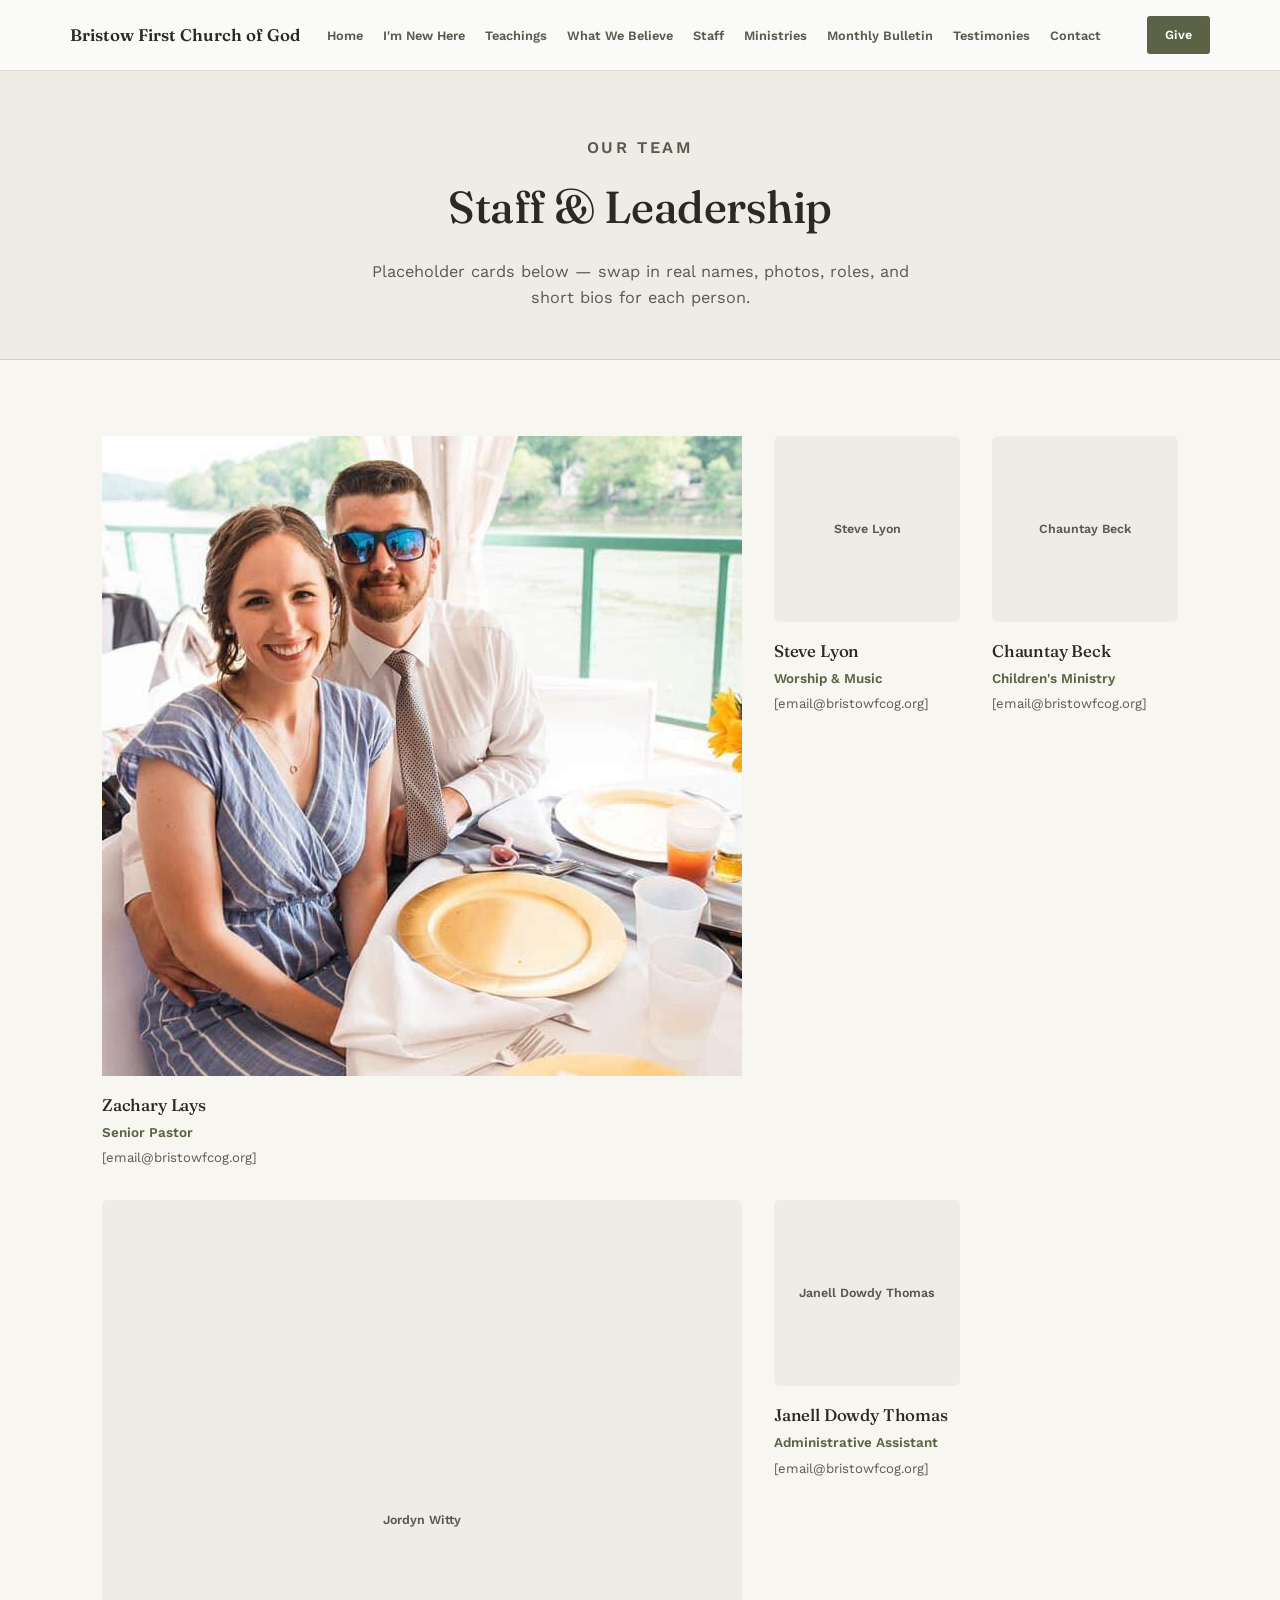
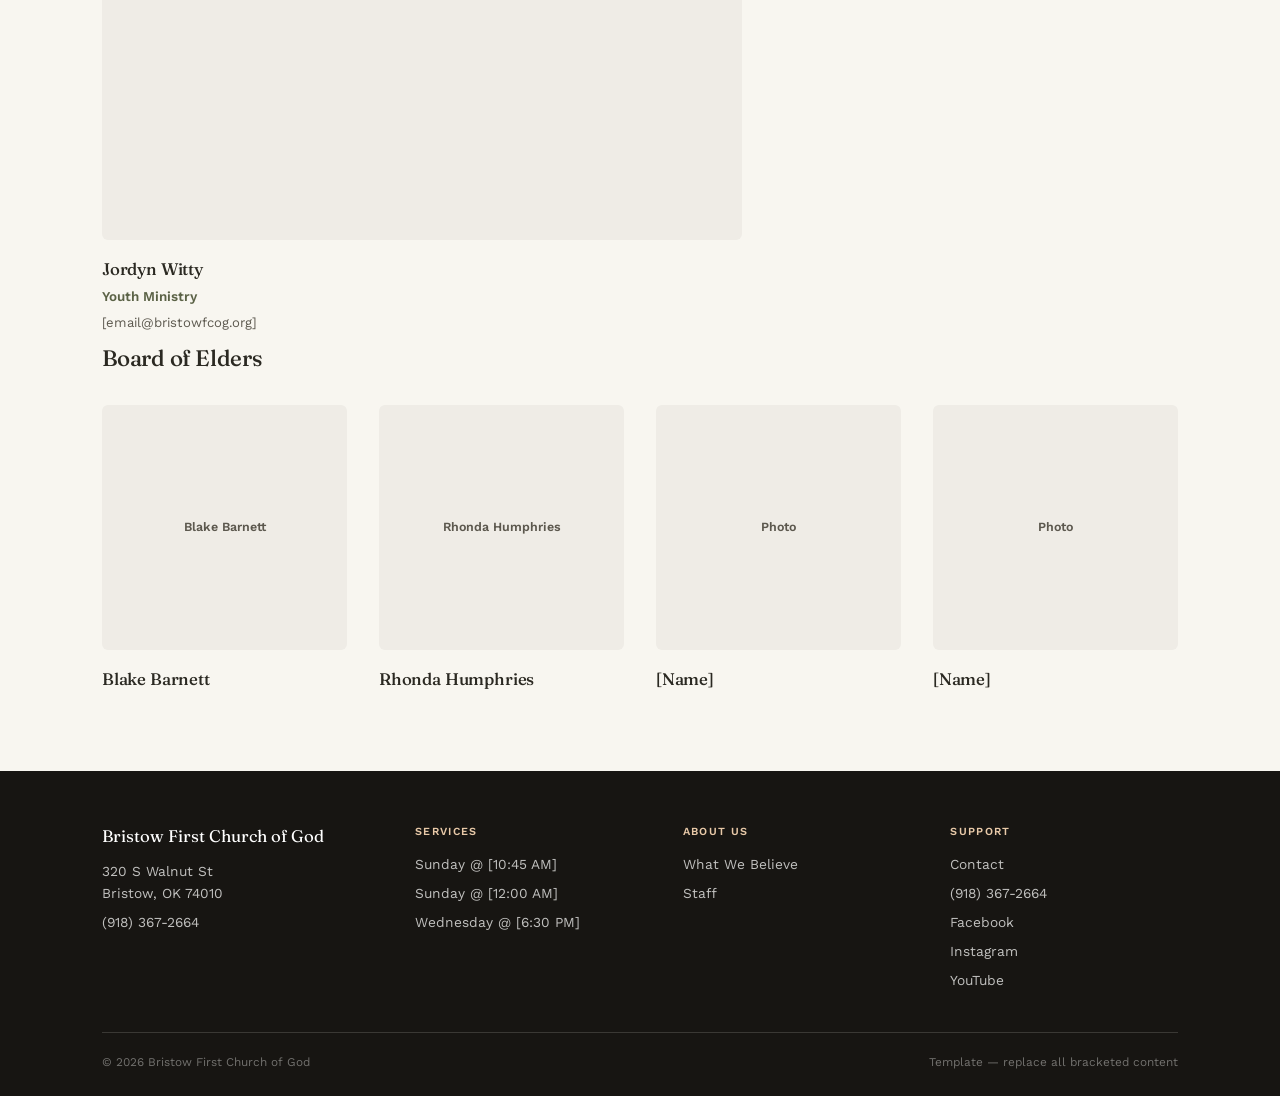
<file: staff.html>
<!DOCTYPE html>
<html lang="en">
<head>
<meta charset="UTF-8">
<meta name="viewport" content="width=device-width, initial-scale=1.0">
<title>Staff — Bristow First Church of God</title>
<link rel="preconnect" href="https://fonts.googleapis.com">
<link href="https://fonts.googleapis.com/css2?family=Fraunces:ital,opsz,wght@0,9..144,300;0,9..144,400;0,9..144,500;0,9..144,600;1,9..144,400&family=Work+Sans:wght@300;400;500;600&display=swap" rel="stylesheet">
<link rel="stylesheet" href="styles.css">
</head>
<body>

<header>
  <div class="wrap nav-row">
    <a href="index.html" class="brand">Bristow First Church of God</a>
    
    <!-- Mobile Hamburger Button -->
    <button class="nav-toggle" id="navToggle" aria-label="Toggle navigation">
      <span class="icon-bar"></span>
      <span class="icon-bar"></span>
      <span class="icon-bar"></span>
    </button>

    <!-- Navigation Menu (Slides out on mobile) -->
    <nav id="navMenu">
      <div class="mobile-nav-header">
        <span class="mobile-brand">Bristow First Church of God</span>
        <button class="nav-close" id="navClose" aria-label="Close menu">&times;</button>
      </div>
      <ul>
        <li><a href="index.html">Home</a></li>
        <li><a href="new.html">I'm New Here</a></li>
        <li><a href="teachings.html">Teachings</a></li>
        <li><a href="believe.html">What We Believe</a></li>
        <li><a href="staff.html">Staff</a></li>
        <li><a href="ministries.html">Ministries</a></li>
        <li><a href="bulletin.html">Monthly Bulletin</a></li>
        <li><a href="testimonies.html">Testimonies</a></li>
        <li><a href="contact.html">Contact</a></li>
        <li><a href="give.html" class="mobile-give-link">Give</a></li>
      </ul>
    </nav>
    <a href="give.html" class="nav-give desktop-only">Give</a>
  </div>
</header>

<section class="page-banner">
  <div class="wrap">
    <p class="eyebrow">Our Team</p>
    <h1>Staff &amp; Leadership</h1>
    <p>Placeholder cards below — swap in real names, photos, roles, and short bios for each person.</p>
  </div>
</section>

<section>
  <div class="wrap">

    <div class="staff-grid">
      <div class="staff-card">
        <div class="staff-photo">
          <img src="pastor.jpg" alt="Pastor Zachary Lays">
        </div>
        <h3>Zachary Lays</h3>
        <div class="staff-role">Senior Pastor</div>
        <div class="staff-email">[email@bristowfcog.org]</div>
      </div>
      <div class="staff-card">
        <div class="staff-photo">Steve Lyon</div>
        <h3>Steve Lyon</h3>
        <div class="staff-role">Worship &amp; Music</div>
        <div class="staff-email">[email@bristowfcog.org]</div>
      </div>
      <div class="staff-card">
        <div class="staff-photo">Chauntay Beck</div>
        <h3>Chauntay Beck</h3>
        <div class="staff-role">Children's Ministry</div>
        <div class="staff-email">[email@bristowfcog.org]</div>
      </div>
      <div class="staff-card">
        <div class="staff-photo">Jordyn Witty</div>
        <h3>Jordyn Witty</h3>
        <div class="staff-role">Youth Ministry</div>
        <div class="staff-email">[email@bristowfcog.org]</div>
      </div>
      <div class="staff-card">
        <div class="staff-photo">Janell Dowdy Thomas</div>
        <h3>Janell Dowdy Thomas</h3>
        <div class="staff-role">Administrative Assistant</div>
        <div class="staff-email">[email@bristowfcog.org]</div>
      </div>
    </div>

    <h2 class="staff-section-label">Board of Elders</h2>
    <div class="staff-grid board">
      <div class="staff-card">
        <div class="staff-photo">Blake Barnett</div>
        <h3>Blake Barnett</h3>
      </div>
      <div class="staff-card">
        <div class="staff-photo">Rhonda Humphries</div>
        <h3>Rhonda Humphries</h3>
      </div>
      <div class="staff-card">
        <div class="staff-photo">Photo</div>
        <h3>[Name]</h3>
      </div>
      <div class="staff-card">
        <div class="staff-photo">Photo</div>
        <h3>[Name]</h3>
      </div>
    </div>

  </div>
</section>

<footer>
  <div class="wrap">
    <div class="footer-grid">
      <div>
        <div class="footer-brand">Bristow First Church of God</div>
        <p>320 S Walnut St<br>Bristow, OK 74010</p>
        <p>(918) 367-2664</p>
      </div>
      <div>
        <h5>Services</h5>
        <p>Sunday @ [10:45 AM]</p>
        <p>Sunday @ [12:00 AM]</p>
        <p>Wednesday @ [6:30 PM]</p>
      </div>
      <div>
        <h5>About Us</h5>
        <a href="believe.html">What We Believe</a>
        <a href="staff.html">Staff</a>
      </div>
      <div>
        <h5>Support</h5>
        <a href="contact.html">Contact</a>
        <p>(918) 367-2664</p>
        <a href="#">Facebook</a>
        <a href="#">Instagram</a>
        <a href="#">YouTube</a>
      </div>
    </div>
    <div class="footer-bottom">
      <span>© 2026 Bristow First Church of God</span>
      <span>Template — replace all bracketed content</span>
    </div>
  </div>
</footer>
<script>
  const navToggle = document.getElementById('navToggle');
  const navClose = document.getElementById('navClose');
  const navMenu = document.getElementById('navMenu');

  if (navToggle && navMenu) {
    navToggle.addEventListener('click', () => {
      navMenu.classList.add('is-open');
      document.body.style.overflow = 'hidden'; // Prevent background scrolling
    });
  }

  if (navClose && navMenu) {
    navClose.addEventListener('click', () => {
      navMenu.classList.remove('is-open');
      document.body.style.overflow = '';
    });
  }
</script>
</body>
</html>
</file>
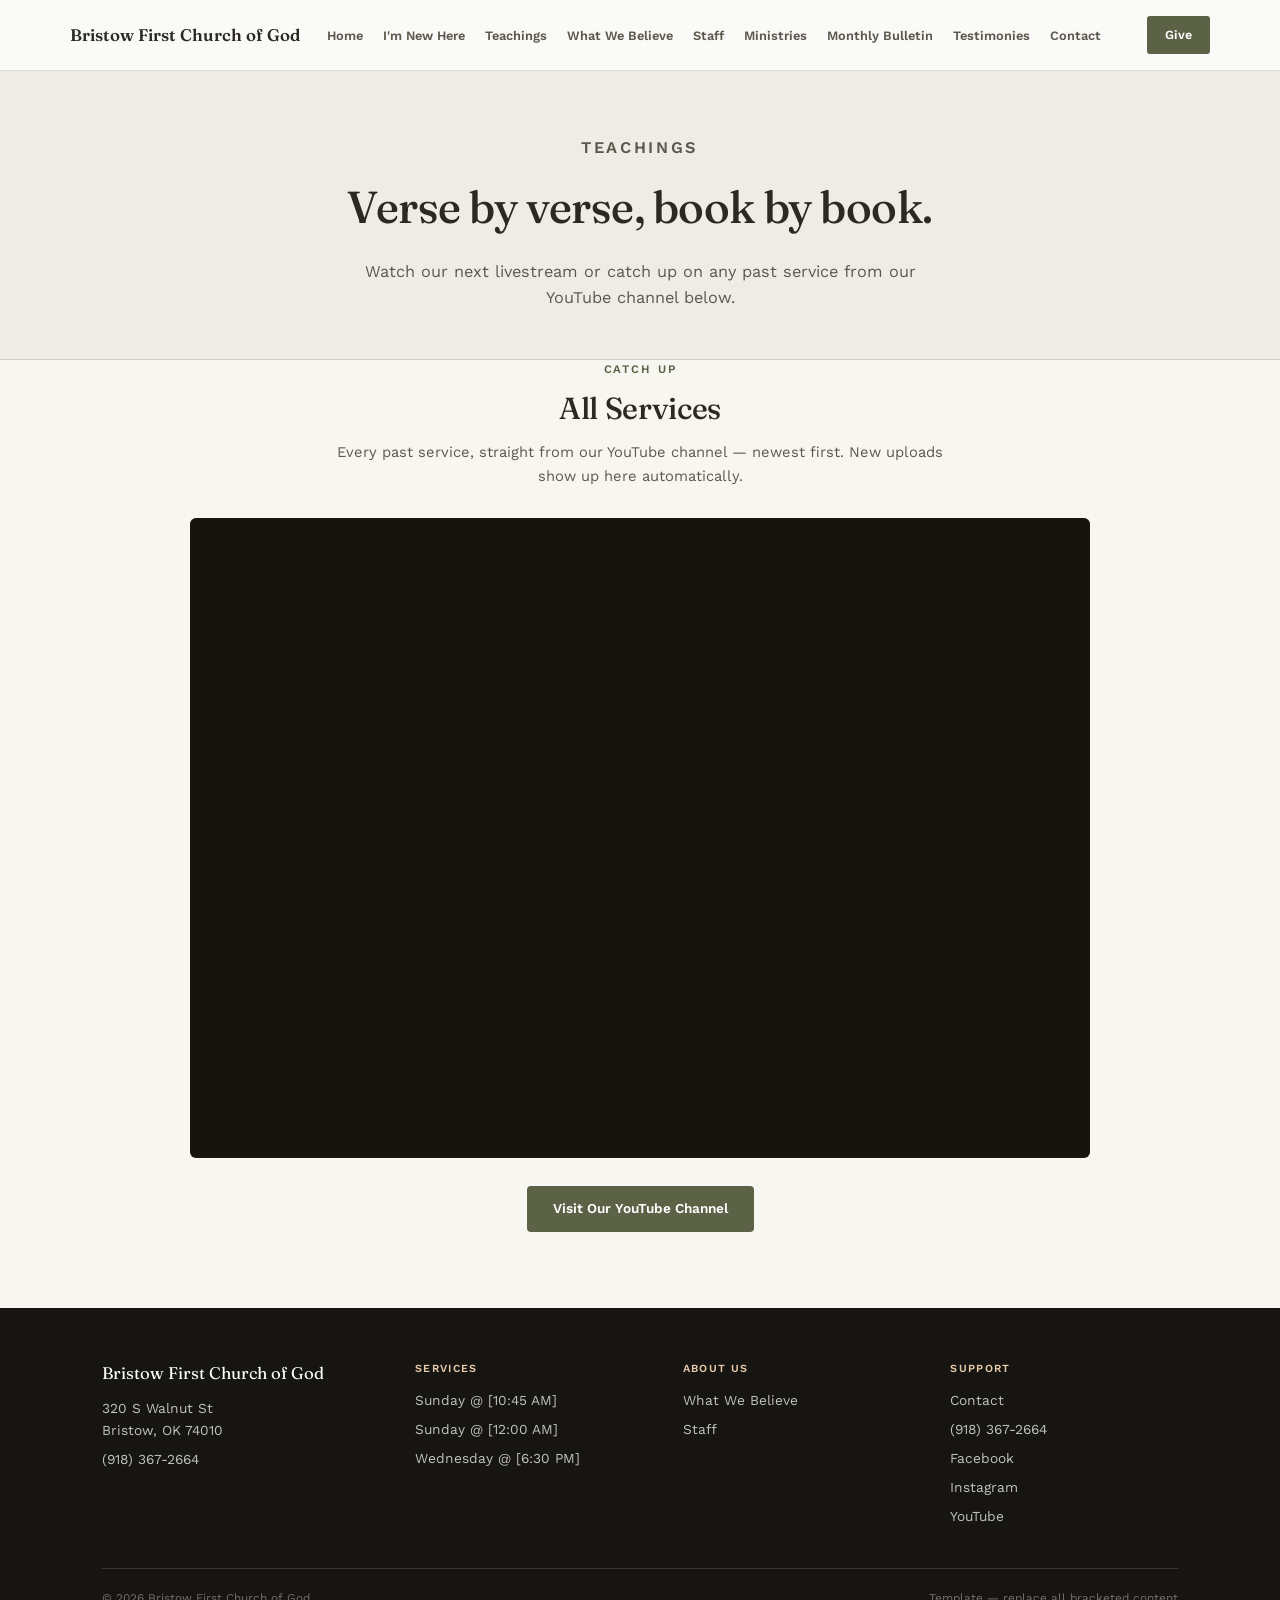
<file: teachings.html>
<!DOCTYPE html>
<html lang="en">
<head>
<meta charset="UTF-8">
<meta name="viewport" content="width=device-width, initial-scale=1.0">
<title>Teachings — Bristow First Church of God</title>
<link rel="preconnect" href="https://fonts.googleapis.com">
<link href="https://fonts.googleapis.com/css2?family=Fraunces:ital,opsz,wght@0,9..144,300;0,9..144,400;0,9..144,500;0,9..144,600;1,9..144,400&family=Work+Sans:wght@300;400;500;600&display=swap" rel="stylesheet">
<link rel="stylesheet" href="styles.css">
</head>
<body>

<header>
  <div class="wrap nav-row">
    <a href="index.html" class="brand">Bristow First Church of God</a>
    
    <!-- Mobile Hamburger Button -->
    <button class="nav-toggle" id="navToggle" aria-label="Toggle navigation">
      <span class="icon-bar"></span>
      <span class="icon-bar"></span>
      <span class="icon-bar"></span>
    </button>

    <!-- Navigation Menu (Slides out on mobile) -->
    <nav id="navMenu">
      <div class="mobile-nav-header">
        <span class="mobile-brand">Bristow First Church of God</span>
        <button class="nav-close" id="navClose" aria-label="Close menu">&times;</button>
      </div>
      <ul>
        <li><a href="index.html">Home</a></li>
        <li><a href="new.html">I'm New Here</a></li>
        <li><a href="teachings.html">Teachings</a></li>
        <li><a href="believe.html">What We Believe</a></li>
        <li><a href="staff.html">Staff</a></li>
        <li><a href="ministries.html">Ministries</a></li>
        <li><a href="bulletin.html">Monthly Bulletin</a></li>
        <li><a href="testimonies.html">Testimonies</a></li>
        <li><a href="contact.html">Contact</a></li>
        <li><a href="give.html" class="mobile-give-link">Give</a></li>
      </ul>
    </nav>
    <a href="give.html" class="nav-give desktop-only">Give</a>
  </div>
</header>

<section class="page-banner">
  <div class="wrap">
    <p class="eyebrow">Teachings</p>
    <h1>Verse by verse, book by book.</h1>
    <p>Watch our next livestream or catch up on any past service from our YouTube channel below.</p>
  </div>
</section>

<section style="padding-top:0;">
  <div class="wrap">
    <div class="belief-section-head" style="text-align:center; max-width:640px; margin-left:auto; margin-right:auto;">
      <p class="eyebrow">Catch Up</p>
      <h2>All Services</h2>
      <p class="belief-section-sub">Every past service, straight from our YouTube channel — newest first. New uploads show up here automatically.</p>
    </div>
    <div class="catalog-frame">
      <iframe src="https://www.youtube.com/embed/videoseries?list=UUULUoNKi4ZvAtuNKE2f_LwQ"
        title="Bristow First Church of God — All Services" frameborder="0"
        allow="accelerometer; clipboard-write; encrypted-media; gyroscope; picture-in-picture"
        allowfullscreen></iframe>
    </div>
    <p class="catalog-subscribe">
      <a href="https://www.youtube.com/@BristowFirstChurchofGod" target="_blank" rel="noopener" class="btn-primary">Visit Our YouTube Channel</a>
    </p>
  </div>
</section>

<footer>
  <div class="wrap">
    <div class="footer-grid">
      <div>
        <div class="footer-brand">Bristow First Church of God</div>
        <p>320 S Walnut St<br>Bristow, OK 74010</p>
        <p>(918) 367-2664</p>
      </div>
      <div>
        <h5>Services</h5>
        <p>Sunday @ [10:45 AM]</p>
        <p>Sunday @ [12:00 AM]</p>
        <p>Wednesday @ [6:30 PM]</p>
      </div>
      <div>
        <h5>About Us</h5>
        <a href="believe.html">What We Believe</a>
        <a href="staff.html">Staff</a>
      </div>
      <div>
        <h5>Support</h5>
        <a href="contact.html">Contact</a>
        <p>(918) 367-2664</p>
        <a href="#">Facebook</a>
        <a href="#">Instagram</a>
        <a href="#">YouTube</a>
      </div>
    </div>
    <div class="footer-bottom">
      <span>© 2026 Bristow First Church of God</span>
      <span>Template — replace all bracketed content</span>
    </div>
  </div>
</footer>
<script>
  const navToggle = document.getElementById('navToggle');
  const navClose = document.getElementById('navClose');
  const navMenu = document.getElementById('navMenu');

  if (navToggle && navMenu) {
    navToggle.addEventListener('click', () => {
      navMenu.classList.add('is-open');
      document.body.style.overflow = 'hidden'; // Prevent background scrolling
    });
  }

  if (navClose && navMenu) {
    navClose.addEventListener('click', () => {
      navMenu.classList.remove('is-open');
      document.body.style.overflow = '';
    });
  }
</script>
</body>
</html>
</file>
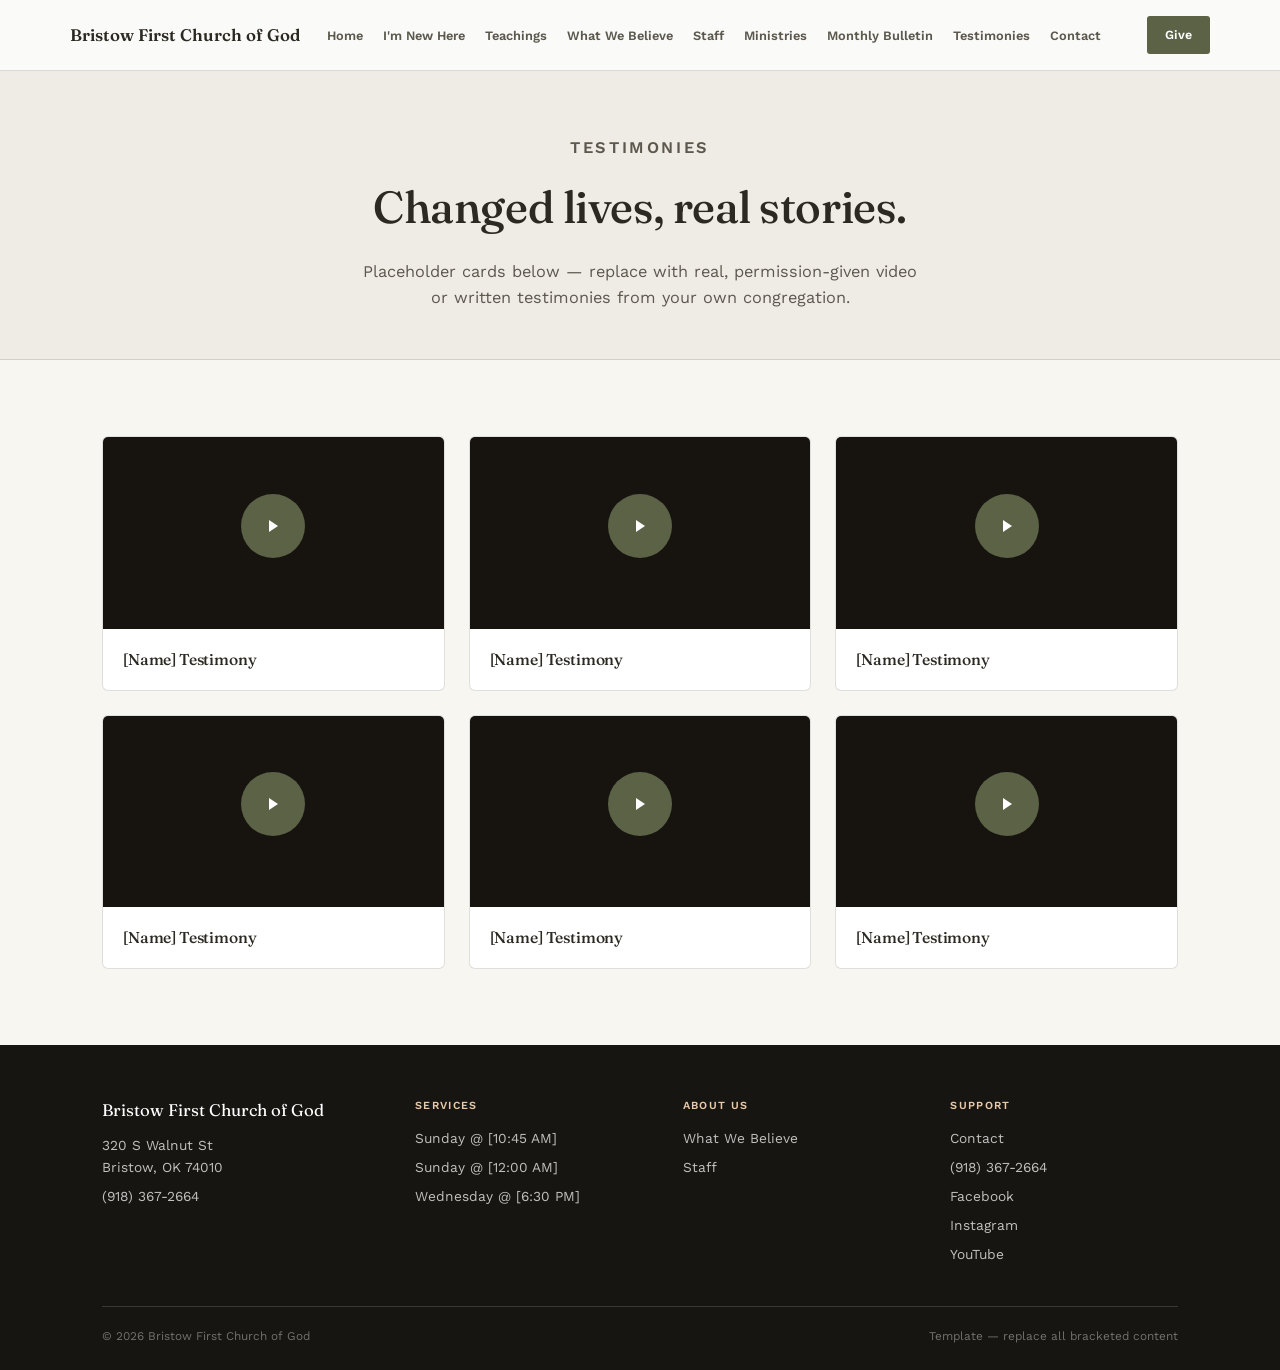
<file: testimonies.html>
<!DOCTYPE html>
<html lang="en">
<head>
<meta charset="UTF-8">
<meta name="viewport" content="width=device-width, initial-scale=1.0">
<title>Testimonies — Bristow First Church of God</title>
<link rel="preconnect" href="https://fonts.googleapis.com">
<link href="https://fonts.googleapis.com/css2?family=Fraunces:ital,opsz,wght@0,9..144,300;0,9..144,400;0,9..144,500;0,9..144,600;1,9..144,400&family=Work+Sans:wght@300;400;500;600&display=swap" rel="stylesheet">
<link rel="stylesheet" href="styles.css">
</head>
<body>

<header>
  <div class="wrap nav-row">
    <a href="index.html" class="brand">Bristow First Church of God</a>
    
    <!-- Mobile Hamburger Button -->
    <button class="nav-toggle" id="navToggle" aria-label="Toggle navigation">
      <span class="icon-bar"></span>
      <span class="icon-bar"></span>
      <span class="icon-bar"></span>
    </button>

    <!-- Navigation Menu (Slides out on mobile) -->
    <nav id="navMenu">
      <div class="mobile-nav-header">
        <span class="mobile-brand">Bristow First Church of God</span>
        <button class="nav-close" id="navClose" aria-label="Close menu">&times;</button>
      </div>
      <ul>
        <li><a href="index.html">Home</a></li>
        <li><a href="new.html">I'm New Here</a></li>
        <li><a href="teachings.html">Teachings</a></li>
        <li><a href="believe.html">What We Believe</a></li>
        <li><a href="staff.html">Staff</a></li>
        <li><a href="ministries.html">Ministries</a></li>
        <li><a href="bulletin.html">Monthly Bulletin</a></li>
        <li><a href="testimonies.html">Testimonies</a></li>
        <li><a href="contact.html">Contact</a></li>
        <li><a href="give.html" class="mobile-give-link">Give</a></li>
      </ul>
    </nav>
    <a href="give.html" class="nav-give desktop-only">Give</a>
  </div>
</header>

<section class="page-banner">
  <div class="wrap">
    <p class="eyebrow">Testimonies</p>
    <h1>Changed lives, real stories.</h1>
    <p>Placeholder cards below — replace with real, permission-given video or written testimonies from your own congregation.</p>
  </div>
</section>

<section>
  <div class="wrap">
    <div class="testimony-grid">
      <div class="testimony-card">
        <div class="testimony-thumb">
          <div class="play-circle"><svg width="18" height="18" viewBox="0 0 18 18" fill="none"><path d="M5 3L14 9L5 15V3Z" fill="#fff"/></svg></div>
        </div>
        <div class="testimony-body"><h3>[Name] Testimony</h3></div>
      </div>
      <div class="testimony-card">
        <div class="testimony-thumb">
          <div class="play-circle"><svg width="18" height="18" viewBox="0 0 18 18" fill="none"><path d="M5 3L14 9L5 15V3Z" fill="#fff"/></svg></div>
        </div>
        <div class="testimony-body"><h3>[Name] Testimony</h3></div>
      </div>
      <div class="testimony-card">
        <div class="testimony-thumb">
          <div class="play-circle"><svg width="18" height="18" viewBox="0 0 18 18" fill="none"><path d="M5 3L14 9L5 15V3Z" fill="#fff"/></svg></div>
        </div>
        <div class="testimony-body"><h3>[Name] Testimony</h3></div>
      </div>
      <div class="testimony-card">
        <div class="testimony-thumb">
          <div class="play-circle"><svg width="18" height="18" viewBox="0 0 18 18" fill="none"><path d="M5 3L14 9L5 15V3Z" fill="#fff"/></svg></div>
        </div>
        <div class="testimony-body"><h3>[Name] Testimony</h3></div>
      </div>
      <div class="testimony-card">
        <div class="testimony-thumb">
          <div class="play-circle"><svg width="18" height="18" viewBox="0 0 18 18" fill="none"><path d="M5 3L14 9L5 15V3Z" fill="#fff"/></svg></div>
        </div>
        <div class="testimony-body"><h3>[Name] Testimony</h3></div>
      </div>
      <div class="testimony-card">
        <div class="testimony-thumb">
          <div class="play-circle"><svg width="18" height="18" viewBox="0 0 18 18" fill="none"><path d="M5 3L14 9L5 15V3Z" fill="#fff"/></svg></div>
        </div>
        <div class="testimony-body"><h3>[Name] Testimony</h3></div>
      </div>
    </div>
  </div>
</section>

<footer>
  <div class="wrap">
    <div class="footer-grid">
      <div>
        <div class="footer-brand">Bristow First Church of God</div>
        <p>320 S Walnut St<br>Bristow, OK 74010</p>
        <p>(918) 367-2664</p>
      </div>
      <div>
        <h5>Services</h5>
        <p>Sunday @ [10:45 AM]</p>
        <p>Sunday @ [12:00 AM]</p>
        <p>Wednesday @ [6:30 PM]</p>
      </div>
      <div>
        <h5>About Us</h5>
        <a href="believe.html">What We Believe</a>
        <a href="staff.html">Staff</a>
      </div>
      <div>
        <h5>Support</h5>
        <a href="contact.html">Contact</a>
        <p>(918) 367-2664</p>
        <a href="#">Facebook</a>
        <a href="#">Instagram</a>
        <a href="#">YouTube</a>
      </div>
    </div>
    <div class="footer-bottom">
      <span>© 2026 Bristow First Church of God</span>
      <span>Template — replace all bracketed content</span>
    </div>
  </div>
</footer>
<script>
  const navToggle = document.getElementById('navToggle');
  const navClose = document.getElementById('navClose');
  const navMenu = document.getElementById('navMenu');

  if (navToggle && navMenu) {
    navToggle.addEventListener('click', () => {
      navMenu.classList.add('is-open');
      document.body.style.overflow = 'hidden'; // Prevent background scrolling
    });
  }

  if (navClose && navMenu) {
    navClose.addEventListener('click', () => {
      navMenu.classList.remove('is-open');
      document.body.style.overflow = '';
    });
  }
</script>
</body>
</html>
</file>
<file: styles.css>
:root {
  --bg: #F8F6F0;
  --ink: #2B2922;
  --ink-soft: #5C584E;
  --accent: #5B6246;
  --accent-deep: #3B3A32;
  --line: rgba(43, 41, 34, 0.15);
  --panel: #EFECE6;
}
* { box-sizing: border-box; margin: 0; padding: 0; }
html { scroll-behavior: smooth; }
body {
  background: var(--bg); color: var(--ink);
  font-family: 'Work Sans', sans-serif; line-height: 1.6;
  -webkit-font-smoothing: antialiased;
}
h1, h2, h3 { font-family: 'Fraunces', serif; font-weight: 500; letter-spacing: -0.01em; }
a { color: inherit; text-decoration: none; }
.wrap { max-width: 1140px; margin: 0 auto; padding: 0 32px; }
.eyebrow { font-size: 0.72rem; letter-spacing: 0.16em; text-transform: uppercase; color: var(--accent); font-weight: 600; }

/* ---- Header / wide flat nav ---- */
header { position: sticky; top: 0; z-index: 50; background: rgba(250,250,248,0.95); backdrop-filter: blur(8px); border-bottom: 1px solid var(--line); }
.nav-row { display: flex; align-items: center; justify-content: space-between; padding: 16px 0; gap: 20px; }
.brand { font-family: 'Fraunces', serif; font-size: 1.05rem; font-weight: 600; white-space: nowrap; }
nav ul { list-style: none; display: flex; gap: 20px; flex-wrap: wrap; }
nav a { font-size: 0.8rem; font-weight: 600; color: var(--ink-soft); white-space: nowrap; }
nav a:hover, nav a.active { color: var(--accent); }
.nav-give { background: var(--accent); color: #fff !important; padding: 9px 18px; border-radius: 3px; font-size: 0.78rem; font-weight: 600; white-space: nowrap; }
.nav-give:hover { background: var(--accent-deep); }

/* ==========================================================
   Hero Section (Torn Paper + Slideshow Layout)
   ========================================================== */

/* Outer Shell */
/* 1. Ensure hero height matches the aspect ratio of your background image */
.hero-wrapper {
  position: relative;
  width: 100%;
  min-height: 80vh; /* Ensures the container is tall enough to show the church */
  overflow: hidden;
  display: flex;
  align-items: flex-start; /* Keeps text anchored to the top */
  background-color: var(--bg);
}

/* 1. Background Slideshow (Right Side) */
.slideshow-container {
  position: absolute;
  top: 0;
  right: 0;
  left: 38%; /* Stretches the slideshow leftward to 38% from the left boundary */
  width: auto; /* Allow left & right constraints to control the width */
  height: 100%;
  z-index: 1;
}

.slide {
  position: absolute;
  inset: 0;
  background-size: cover;
  background-position: center;
  opacity: 0;
  transition: opacity 1.2s ease-in-out;
}

.slide.active {
  opacity: 1;
}

/* 1. Remove max-width and centering to pin text to the top-left */
.hero-content {
  position: relative;
  z-index: 3;
  width: 100%;
  max-width: 100%; /* Spans full width so text can reach the true left edge */
  margin: 0;        /* Removes centering margins */
  padding: 32px 0 0 64px; /* Control exact distance from top and left bounds */
}

/* 2. Constrain text width so line wraps naturally instead of squishing */
.hero-text-card {
  padding-top: 0;
  margin-top: 0;
  max-width: 520px; /* Gives the large quote room to breathe */
}

/* 2. Position the background frame overlay properly */
.hero-frame-overlay {
  position: absolute;
  top: 0;
  left: 0;
  width: 100%;
  height: 100%;
  object-fit: cover; /* Fills container completely without breaking ratio */
  object-position: top left; /* Locks top-left design details in place */
  z-index: 2;
  pointer-events: none;
}

.hero-verse {
  font-family: 'Fraunces', serif;
  font-size: clamp(1.8rem, 3.2vw, 2.6rem);
  font-style: italic;
  font-weight: 500;
  color: #2D231E;
  line-height: 1.2;
  margin: 4px 0 12px; /* Pulls verse up directly under the cross */
}

/* Grid layout keeping text on the top-left */
.hero-grid {
  display: grid;
  grid-template-columns: minmax(320px, 460px) 1fr;
  align-items: start;
  gap: 20px;
}

.hero-divider {
  width: 100%;
  height: 1px;
  background-color: rgba(84, 58, 46, 0.2);
  margin: 16px 0;
}

.hero-details {
  font-size: 0.85rem;
  color: #2c2626;
  line-height: 1.6;
  margin-bottom: 20px;
}

/* Buttons */
.hero-cta-row {
  display: flex;
  gap: 12px;
}

.btn-solid-brown {
  background: var(--accent-deep);
  color: #ffffff;
  padding: 10px 22px;
  border-radius: 4px;
  font-size: 0.82rem;
  font-weight: 600;
  text-decoration: none;
}

.btn-solid-brown:hover {
  background: var(--accent);
}

.btn-outline-brown {
  border: 1px solid var(--accent-deep);
  color: var(--accent-deep);
  padding: 10px 22px;
  border-radius: 4px;
  font-size: 0.82rem;
  font-weight: 600;
  text-decoration: none;
}

.btn-outline-brown:hover {
  background: var(--accent-deep);
  color: #ffffff;
}

/* Bottom Left Church Image */
.hero-building-image {
  grid-column: 1;
  margin-top: 20px;
  width: 100%;
}

.hero-building-image img {
  width: 100%;
  height: auto;
  display: block;
  border-top-left-radius: 4px;
  border-top-right-radius: 4px;
}

/* Mobile Responsiveness */
@media (max-width: 900px) {
  .hero-grid {
    grid-template-columns: 1fr;
  }
  .slideshow-container {
    width: 100%;
    opacity: 0.25;
  }
}

/* ---- Gallery teaser link ---- */
.gallery-strip { padding: 20px 0; text-align: center; background: var(--panel); font-size: 0.9rem; }
.gallery-strip a { color: var(--accent); font-weight: 600; }
.gallery-strip a:hover { text-decoration: underline; }

section { padding: 76px 0; }
.section-head { max-width: 560px; margin: 0 auto 40px; text-align: center; }
.section-head h2 { font-size: clamp(1.6rem, 2.8vw, 2.1rem); margin-top: 8px; }
.section-head p { color: var(--ink-soft); margin-top: 10px; font-size: 0.95rem; }

/* ---- Get the App block ---- */
.app-band { background: var(--accent); color: #fff; text-align: center; }
.app-band h2 { color: #fff; }
.app-band p { color: rgba(255,255,255,0.8); margin: 10px 0 28px; }
.app-badges { display: flex; justify-content: center; gap: 14px; flex-wrap: wrap; }
.app-badge {
  border: 1.5px solid rgba(255,255,255,0.6); border-radius: 6px;
  padding: 10px 18px; font-size: 0.82rem; font-weight: 600;
}

/* ---- Contact form ---- */
.contact-form { max-width: 560px; margin: 0 auto; display: grid; gap: 14px; }
.form-row { display: grid; grid-template-columns: 1fr 1fr; gap: 14px; }
input, textarea {
  width: 100%; padding: 13px 16px; border: 1px solid var(--line); border-radius: 3px;
  font-family: 'Work Sans', sans-serif; font-size: 0.9rem; background: #fff; color: var(--ink);
}
textarea { min-height: 120px; resize: vertical; }
.contact-form button {
  justify-self: start; background: var(--accent); color: #fff; border: none;
  padding: 13px 30px; border-radius: 3px; font-size: 0.88rem; font-weight: 600; cursor: pointer;
}
.contact-form button:hover { background: var(--accent-deep); }

.btn-primary {
  display: inline-block; background: var(--accent); color: #fff;
  padding: 12px 26px; border-radius: 4px; font-size: 0.85rem; font-weight: 600;
  text-decoration: none; border: none; cursor: pointer;
}
.btn-primary:hover { background: var(--accent-deep); }

/* ---- Footer: Services / About / Support columns ---- */
footer { background: #171512; color: rgba(250,250,248,0.75); padding: 52px 0 24px; }
.footer-grid { display: grid; grid-template-columns: 1.2fr 1fr 1fr 1fr; gap: 40px; padding-bottom: 34px; border-bottom: 1px solid rgba(250,250,248,0.15); }
.footer-brand { font-family: 'Fraunces', serif; color: #fff; font-size: 1.05rem; margin-bottom: 10px; }
.footer-grid h5 { font-size: 0.68rem; letter-spacing: 0.12em; text-transform: uppercase; color: #E8C9A8; margin-bottom: 12px; font-weight: 600; }
.footer-grid p, .footer-grid a { font-size: 0.86rem; display: block; margin-bottom: 7px; color: rgba(250,250,248,0.75); }
.footer-grid a:hover { color: #fff; }
.footer-bottom { padding-top: 20px; display: flex; justify-content: space-between; font-size: 0.74rem; color: rgba(250,250,248,0.4); flex-wrap: wrap; gap: 10px; }

/* ==========================================================
   "I'm New Here" page
   ========================================================== */

/* Simple page header banner (no full hero image needed here) */
.page-banner {
  background: var(--panel);
  padding: 64px 0 48px;
  text-align: center;
  border-bottom: 1px solid var(--line);
}
.page-banner h1 { font-size: clamp(2rem, 4vw, 2.8rem); margin: 10px 0 16px; }
.page-banner p { color: var(--ink-soft); max-width: 56ch; margin: 0 auto; font-size: 1.02rem; }

/* Welcome video/media block */
.welcome-media {
  aspect-ratio: 16/9;
  max-width: 820px;
  margin: 0 auto;
  background: #17140f;
  border-radius: 6px;
  display: flex; align-items: center; justify-content: center;
  position: relative;
  overflow: hidden;
}
.welcome-media-note {
  color: rgba(255,255,255,0.55);
  font-size: 0.82rem;
  font-weight: 600;
  text-align: center;
}
.play-circle {
  width: 64px; height: 64px; border-radius: 50%;
  background: var(--accent);
  display: flex; align-items: center; justify-content: center;
  margin: 0 auto 14px;
}

/* Three-way CTA cards: Get Connected / I Need Prayer / Plan Your Visit */
.new-cta-grid {
  display: grid;
  grid-template-columns: repeat(3, 1fr);
  gap: 22px;
}
.new-cta-card {
  background: #fff;
  border: 1px solid var(--line);
  border-radius: 6px;
  padding: 34px 28px;
  text-align: center;
  transition: transform 0.2s, box-shadow 0.2s;
}
.new-cta-card:hover { transform: translateY(-3px); box-shadow: 0 18px 34px -20px rgba(30,30,30,0.28); }
.new-cta-icon {
  width: 48px; height: 48px; border-radius: 50%;
  background: var(--panel);
  display: flex; align-items: center; justify-content: center;
  margin: 0 auto 18px;
}
.new-cta-card h3 { font-size: 1.15rem; margin-bottom: 10px; }
.new-cta-card p { color: var(--ink-soft); font-size: 0.9rem; margin-bottom: 20px; }
.new-cta-card a.btn-primary { padding: 11px 22px; font-size: 0.82rem; }

/* "What to expect" simple list section */
.expect-list {
  max-width: 720px;
  margin: 0 auto;
  display: grid;
  gap: 22px;
}
.expect-item { display: flex; gap: 18px; align-items: flex-start; }
.expect-num {
  font-family: 'Fraunces', serif; font-style: italic; color: var(--accent);
  font-size: 1.15rem; width: 30px; flex-shrink: 0;
}
.expect-item h4 { font-size: 1rem; margin-bottom: 4px; }
.expect-item p { color: var(--ink-soft); font-size: 0.9rem; }

/* ==========================================================
   Teachings page
   ========================================================== */
.video-frame {
  max-width: 900px; margin: 0 auto;
  aspect-ratio: 16/9; background: #17140f; border-radius: 6px;
  overflow: hidden; border: 1px solid var(--line);
}
.video-frame iframe { width: 100%; height: 100%; display: block; border: 0; }

.catalog-frame {
  max-width: 900px; margin: 0 auto;
  height: 640px; background: #17140f; border-radius: 6px;
  overflow: hidden; border: 1px solid var(--line);
}
.catalog-frame iframe { width: 100%; height: 100%; display: block; border: 0; }

.catalog-subscribe { text-align: center; margin-top: 28px; }

@media (max-width: 640px) {
  .catalog-frame { height: 420px; }
}

/* ==========================================================
   What We Believe page
   ========================================================== */
.belief-block { max-width: 760px; margin: 0 auto; }
.belief-item { padding: 26px 0; border-bottom: 1px solid var(--line); }
.belief-item:last-child { border-bottom: none; }
.belief-item h3 { font-size: 1rem; letter-spacing: 0.06em; text-transform: uppercase; color: var(--accent); margin-bottom: 10px; }
.belief-item p { color: var(--ink-soft); font-size: 0.95rem; }
.belief-placeholder-flag {
  background: var(--panel); border: 1px dashed var(--accent);
  border-radius: 6px; padding: 18px 22px; font-size: 0.86rem; color: var(--ink-soft);
  margin-bottom: 44px;
}
.belief-placeholder-flag a { color: var(--accent); font-weight: 600; text-decoration: underline; }

/* Mission / Vision band */
.mv-band { background: var(--accent-deep); padding: 56px 0; }
.mv-grid { display: grid; grid-template-columns: 1fr 1fr; gap: 40px; }
.mv-card { color: #fff; }
.mv-text { font-family: 'Fraunces', serif; font-style: italic; font-size: 1.25rem; font-weight: 400; line-height: 1.45; margin: 10px 0 10px; color: #F4F1EA; }
.mv-ref { font-size: 0.8rem; color: rgba(255,255,255,0.6); }

/* Section heads within the beliefs page */
.belief-section-head { max-width: 640px; margin: 0 0 30px; }
.belief-section-head h2 { font-size: clamp(1.5rem, 2.6vw, 1.9rem); margin-top: 6px; }
.belief-section-sub { color: var(--ink-soft); font-size: 0.92rem; margin-top: 8px; }

/* Expandable belief cards */
.commitments-grid { display: grid; grid-template-columns: repeat(2, 1fr); gap: 14px; }
.commitments-grid.distinctives { grid-template-columns: repeat(2, 1fr); }
.commitment-card {
  background: #fff; border: 1px solid var(--line); border-radius: 6px;
  padding: 4px 4px; overflow: hidden;
}
.commitment-card summary {
  list-style: none; cursor: pointer; padding: 18px 22px;
  font-family: 'Fraunces', serif; font-size: 1.02rem; font-weight: 500;
  display: flex; align-items: center; justify-content: space-between; gap: 12px;
}
.commitment-card summary::-webkit-details-marker { display: none; }
.commitment-card summary::after {
  content: "+"; font-family: 'Work Sans', sans-serif; font-size: 1.1rem; font-weight: 400;
  color: var(--accent); flex-shrink: 0; transition: transform 0.2s ease;
}
.commitment-card[open] summary::after { transform: rotate(45deg); }
.commitment-card[open] summary { border-bottom: 1px solid var(--line); }
.commitment-card p { color: var(--ink-soft); font-size: 0.92rem; padding: 4px 22px 20px; }

/* Downloads */
.downloads-band { background: var(--panel); }
.downloads-list { display: grid; gap: 10px; max-width: 720px; }
.download-row {
  display: flex; justify-content: space-between; align-items: center;
  background: #fff; border: 1px solid var(--line); border-radius: 4px;
  padding: 16px 20px; font-size: 0.92rem;
}
.download-row em { color: var(--ink-soft); font-style: normal; font-size: 0.82rem; }
.download-btn { color: var(--accent); font-weight: 600; font-size: 0.84rem; }
.download-row:hover .download-btn { text-decoration: underline; }

@media (max-width: 900px) {
  .mv-grid { grid-template-columns: 1fr; gap: 28px; }
  .commitments-grid, .commitments-grid.distinctives { grid-template-columns: 1fr; }
}

/* ==========================================================
   Staff page
   ========================================================== */
.staff-section-label {
  font-family: 'Fraunces', serif; font-size: 1.4rem; margin: 64px 0 28px;
  padding-top: 8px; border-top: 1px solid var(--line);
}
.staff-section-label:first-of-type { border-top: none; margin-top: 0; }
.staff-grid { display: grid; grid-template-columns: repeat(3, 1fr); gap: 32px; }
.staff-grid.board { grid-template-columns: repeat(4, 1fr); }
.staff-card { text-align: left; }
.staff-photo {
  aspect-ratio: 1/1; border-radius: 6px; background: var(--panel);
  display: flex; align-items: center; justify-content: center;
  color: var(--ink-soft); font-size: 0.78rem; font-weight: 600; margin-bottom: 16px;
}
.staff-card h3 { font-size: 1.05rem; margin-bottom: 3px; }
.staff-card .staff-role { color: var(--accent); font-size: 0.84rem; font-weight: 600; margin-bottom: 4px; }
.staff-card .staff-email { color: var(--ink-soft); font-size: 0.82rem; }

/* ==========================================================
   Ministries page
   ========================================================== */
.ministries-grid { display: grid; grid-template-columns: repeat(3, 1fr); gap: 22px; }
.ministry-card {
  background: #fff; border: 1px solid var(--line); border-radius: 6px; padding: 28px;
  transition: transform 0.2s, box-shadow 0.2s;
}
.ministry-card:hover { transform: translateY(-3px); box-shadow: 0 16px 30px -18px rgba(30,30,30,0.25); }
.ministry-card h3 { font-size: 1.05rem; margin-bottom: 8px; }
.ministry-card p { color: var(--ink-soft); font-size: 0.88rem; }

/* ==========================================================
   Monthly Bulletin page
   ========================================================== */
.bulletin-frame {
  max-width: 640px; margin: 0 auto;
  aspect-ratio: 8.5/11; background: var(--panel); border: 1px solid var(--line); border-radius: 6px;
  display: flex; align-items: center; justify-content: center;
  color: var(--ink-soft); font-size: 0.85rem; font-weight: 600;
}
.bulletin-archive { max-width: 640px; margin: 32px auto 0; display: grid; gap: 10px; }
.bulletin-archive-row {
  display: flex; justify-content: space-between; align-items: center;
  padding: 14px 18px; border: 1px solid var(--line); border-radius: 4px; font-size: 0.9rem;
}
.bulletin-archive-row a { color: var(--accent); font-weight: 600; font-size: 0.84rem; }

/* ==========================================================
   Testimonies page
   ========================================================== */
.testimony-grid { display: grid; grid-template-columns: repeat(3, 1fr); gap: 24px; }
.testimony-card { background: #fff; border: 1px solid var(--line); border-radius: 6px; overflow: hidden; }
.testimony-thumb {
  aspect-ratio: 16/9; background: #17140f;
  display: flex; align-items: center; justify-content: center;
}
.testimony-body { padding: 18px 20px; }
.testimony-body h3 { font-size: 0.98rem; }

/* ==========================================================
   Contact page
   ========================================================== */
.contact-layout { display: grid; grid-template-columns: 1fr 1fr; gap: 64px; align-items: start; }
.contact-info-block { display: grid; gap: 28px; }
.contact-info-item h4 { font-size: 0.72rem; letter-spacing: 0.12em; text-transform: uppercase; color: var(--accent); margin-bottom: 8px; font-weight: 600; }
.contact-info-item p { font-size: 1rem; }
.service-time-row { display: flex; justify-content: space-between; font-size: 0.92rem; padding: 10px 0; border-bottom: 1px solid var(--line); }
.service-time-row:last-child { border-bottom: none; }

/* ==========================================================
   Give page
   ========================================================== */
.give-panel {
  max-width: 620px; margin: 0 auto;
  background: var(--panel); border-radius: 8px; padding: 48px;
  text-align: center;
}
.give-panel h2 { margin: 12px 0 14px; }
.give-panel p { color: var(--ink-soft); margin-bottom: 26px; }
.give-methods { display: flex; flex-direction: column; gap: 10px; margin-top: 30px; text-align: left; }
.give-method-row {
  display: flex; justify-content: space-between; align-items: center;
  background: #fff; border: 1px solid var(--line); border-radius: 4px; padding: 14px 18px; font-size: 0.9rem;
}

/* ==========================================================
   Responsive Breakpoints
   ========================================================== */

/* Tablet & Smaller Devices */
@media (max-width: 900px) {
  .wrap { padding: 0 20px; }
  .book-columns { grid-template-columns: 1fr; }
  .staff-grid, .staff-grid.board, .ministries-grid, .testimony-grid { grid-template-columns: repeat(2, 1fr); }
  .contact-layout { grid-template-columns: 1fr; gap: 40px; }
  .footer-grid { grid-template-columns: repeat(2, 1fr); gap: 30px; }
  nav ul { gap: 12px 16px; }
}

/* Base Navigation Styles */
.nav-toggle {
  display: none;
  background: none;
  border: none;
  cursor: pointer;
  padding: 8px;
  flex-direction: column;
  gap: 5px;
}

.icon-bar {
  display: block;
  width: 22px;
  height: 2px;
  background-color: var(--ink);
  transition: all 0.3s ease;
}

.mobile-nav-header {
  display: none;
}

.mobile-give-link {
  display: none;
}

/* Base Navigation Toggle Styling */
.nav-toggle {
  display: none;
  background: none;
  border: none;
  cursor: pointer;
  padding: 8px;
  flex-direction: column;
  gap: 5px;
}

.icon-bar {
  display: block;
  width: 22px;
  height: 2px;
  background-color: var(--ink);
  transition: all 0.3s ease;
}

.mobile-nav-header {
  display: none;
}

.mobile-give-link {
  display: none;
}

/* ==========================================
   Desktop Navigation (901px and above)
   ========================================== */
@media (min-width: 901px) {
  nav {
    position: static !important;
    width: auto !important;
    height: auto !important;
    background: transparent !important;
    opacity: 1 !important;
    pointer-events: auto !important;
    padding: 0 !important;
  }

  nav ul {
    display: flex !important;
    flex-direction: row !important;
    list-style: none;
    gap: 20px;
    margin: 0;
    padding: 0;
    align-items: center;
  }

  nav a {
    font-size: 0.8rem;
    font-weight: 600;
    color: var(--ink-soft);
    white-space: nowrap;
    text-decoration: none;
  }

  nav a:hover, nav a.active {
    color: var(--accent);
  }

  .nav-toggle,
  .mobile-nav-header,
  .mobile-give-link {
    display: none !important;
  }
}

/* ==========================================
   Mobile Navigation Overlay (900px and below)
   ========================================== */
@media (max-width: 900px) {
  .desktop-only {
    display: none !important;
  }

  .nav-toggle {
    display: flex;
  }

  /* Full-screen dark overlay menu */
  nav {
    position: fixed;
    top: 0;
    left: 0;
    width: 100vw;
    height: 100vh;
    background: rgba(18, 16, 14, 0.96);
    backdrop-filter: blur(10px);
    z-index: 100;
    padding: 32px 24px;
    display: flex;
    flex-direction: column;
    opacity: 0;
    pointer-events: none;
    transition: opacity 0.25s ease-in-out;
  }

  /* Active state toggled by JavaScript */
  nav.is-open {
    opacity: 1;
    pointer-events: auto;
  }

  .mobile-nav-header {
    display: flex;
    justify-content: space-between;
    align-items: center;
    width: 100%;
    margin-bottom: 24px;
    padding-bottom: 12px;
    border-bottom: 1px solid rgba(255, 255, 255, 0.1);
  }

  .mobile-brand {
    color: rgba(255, 255, 255, 0.5);
    font-size: 0.75rem;
    letter-spacing: 0.12em;
    text-transform: uppercase;
    font-weight: 600;
  }

  .nav-close {
    background: none;
    border: none;
    color: #fff;
    font-size: 2rem;
    line-height: 1;
    cursor: pointer;
  }

  nav ul {
    display: flex;
    flex-direction: column;
    align-items: flex-start;
    gap: 18px;
    width: 100%;
    padding: 0;
    list-style: none;
  }

  nav a {
    color: #ffffff;
    font-size: 1.25rem;
    font-weight: 500;
    text-decoration: none;
  }

  nav a:hover, nav a.active {
    color: #E8C9A8;
  }

  .mobile-give-link {
    display: inline-block;
    color: #fff;
  }
}
</file>
